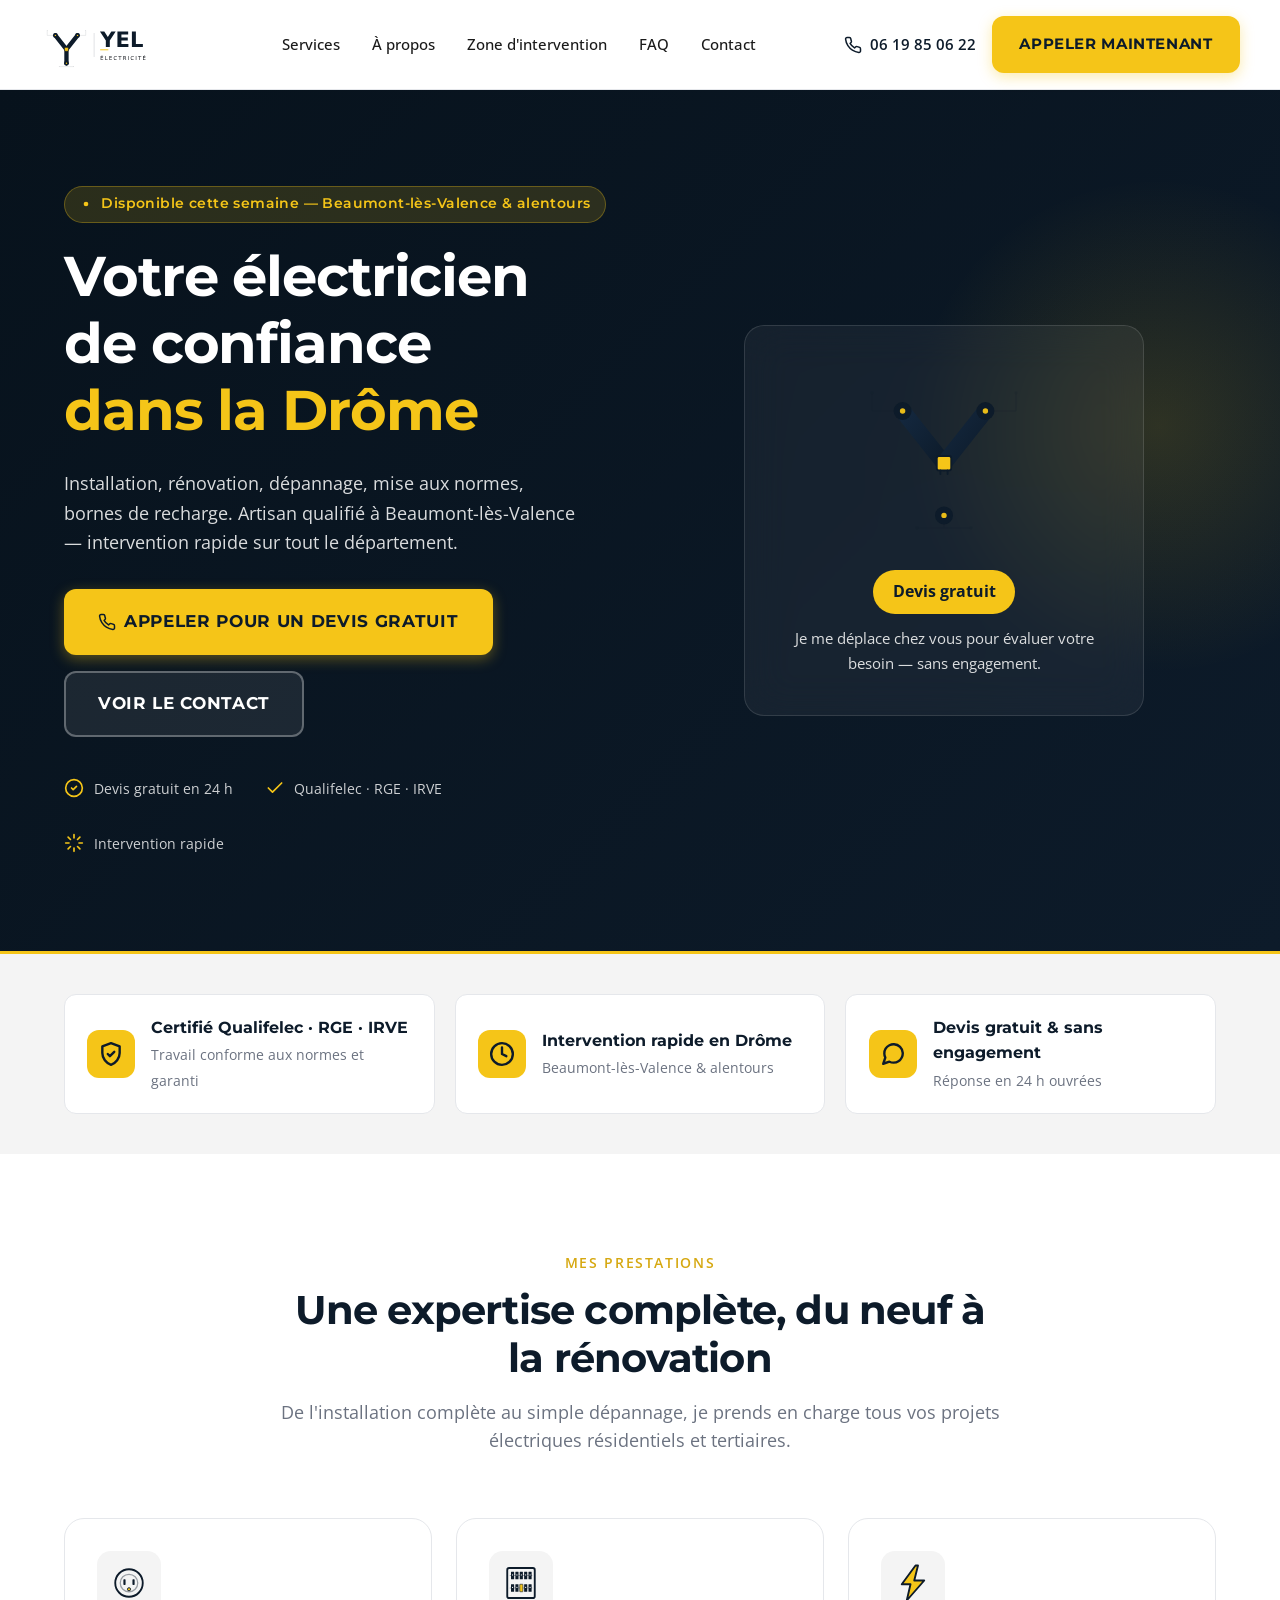
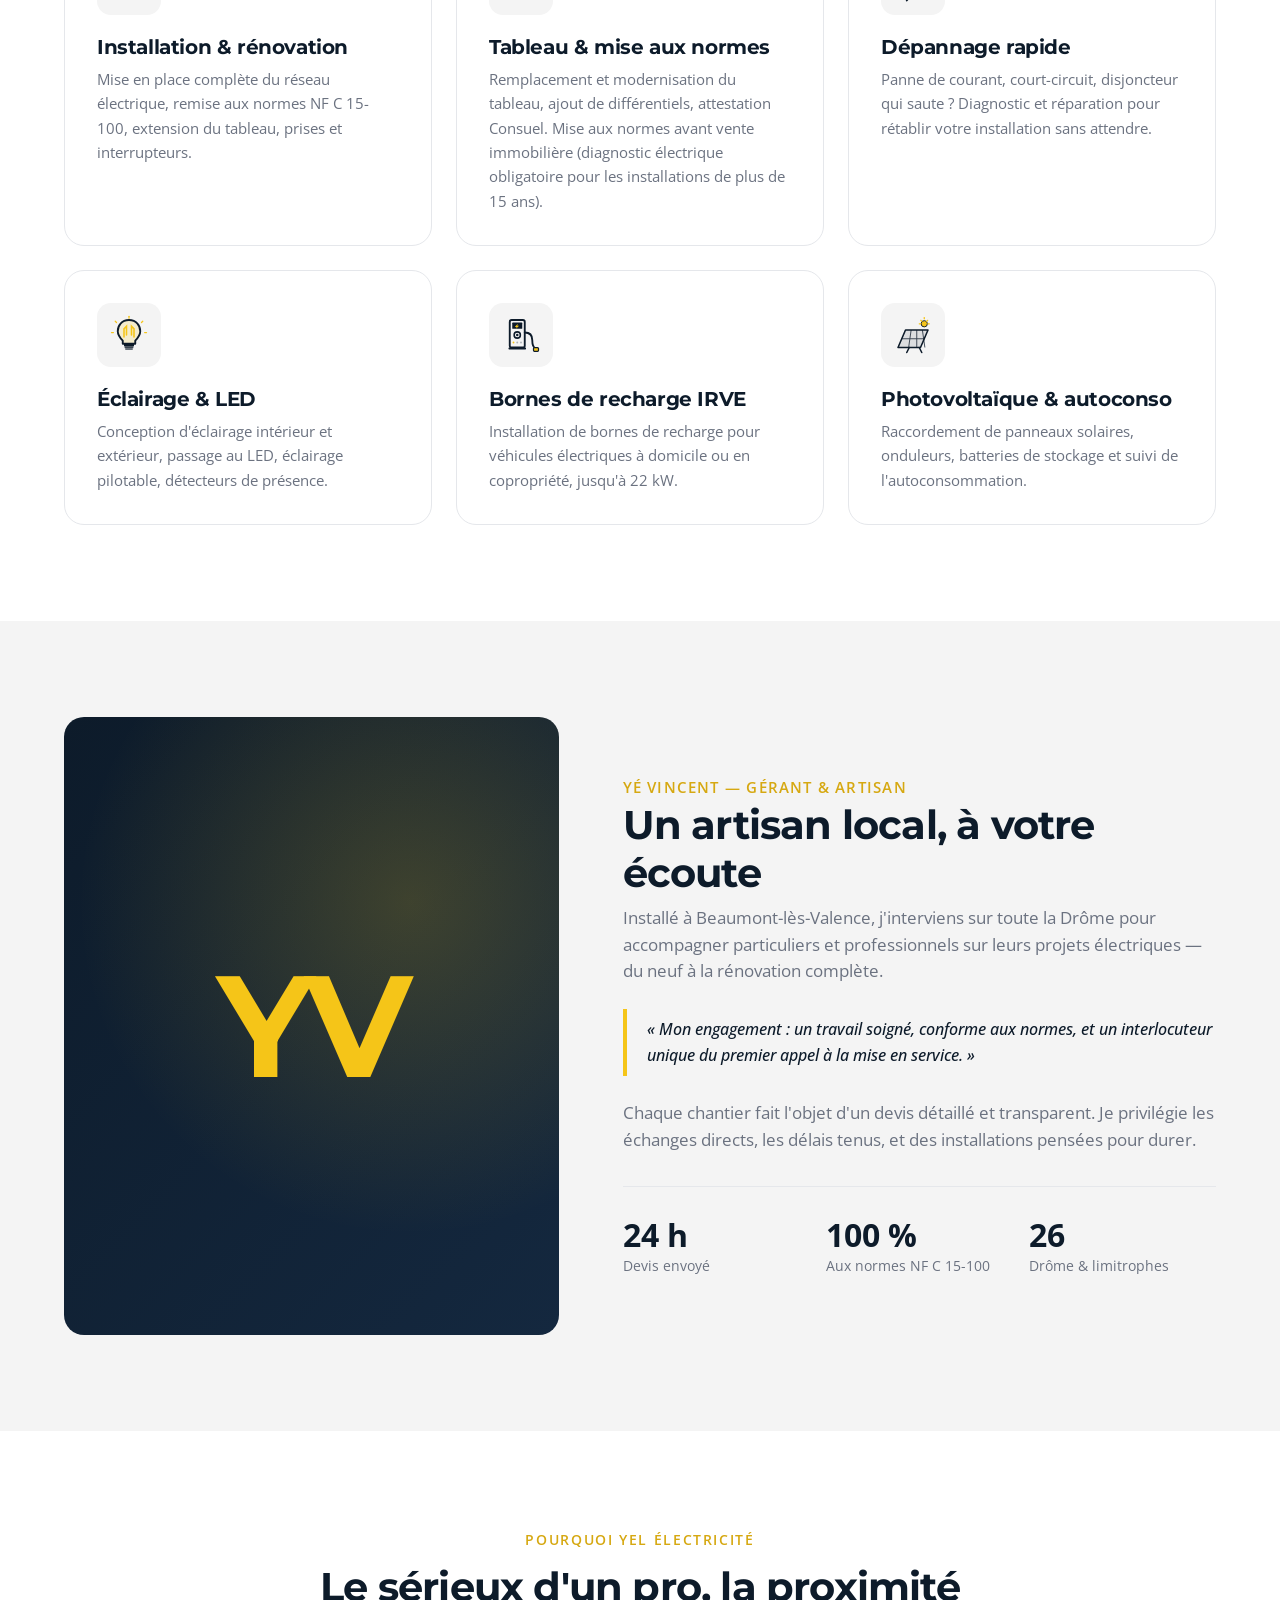
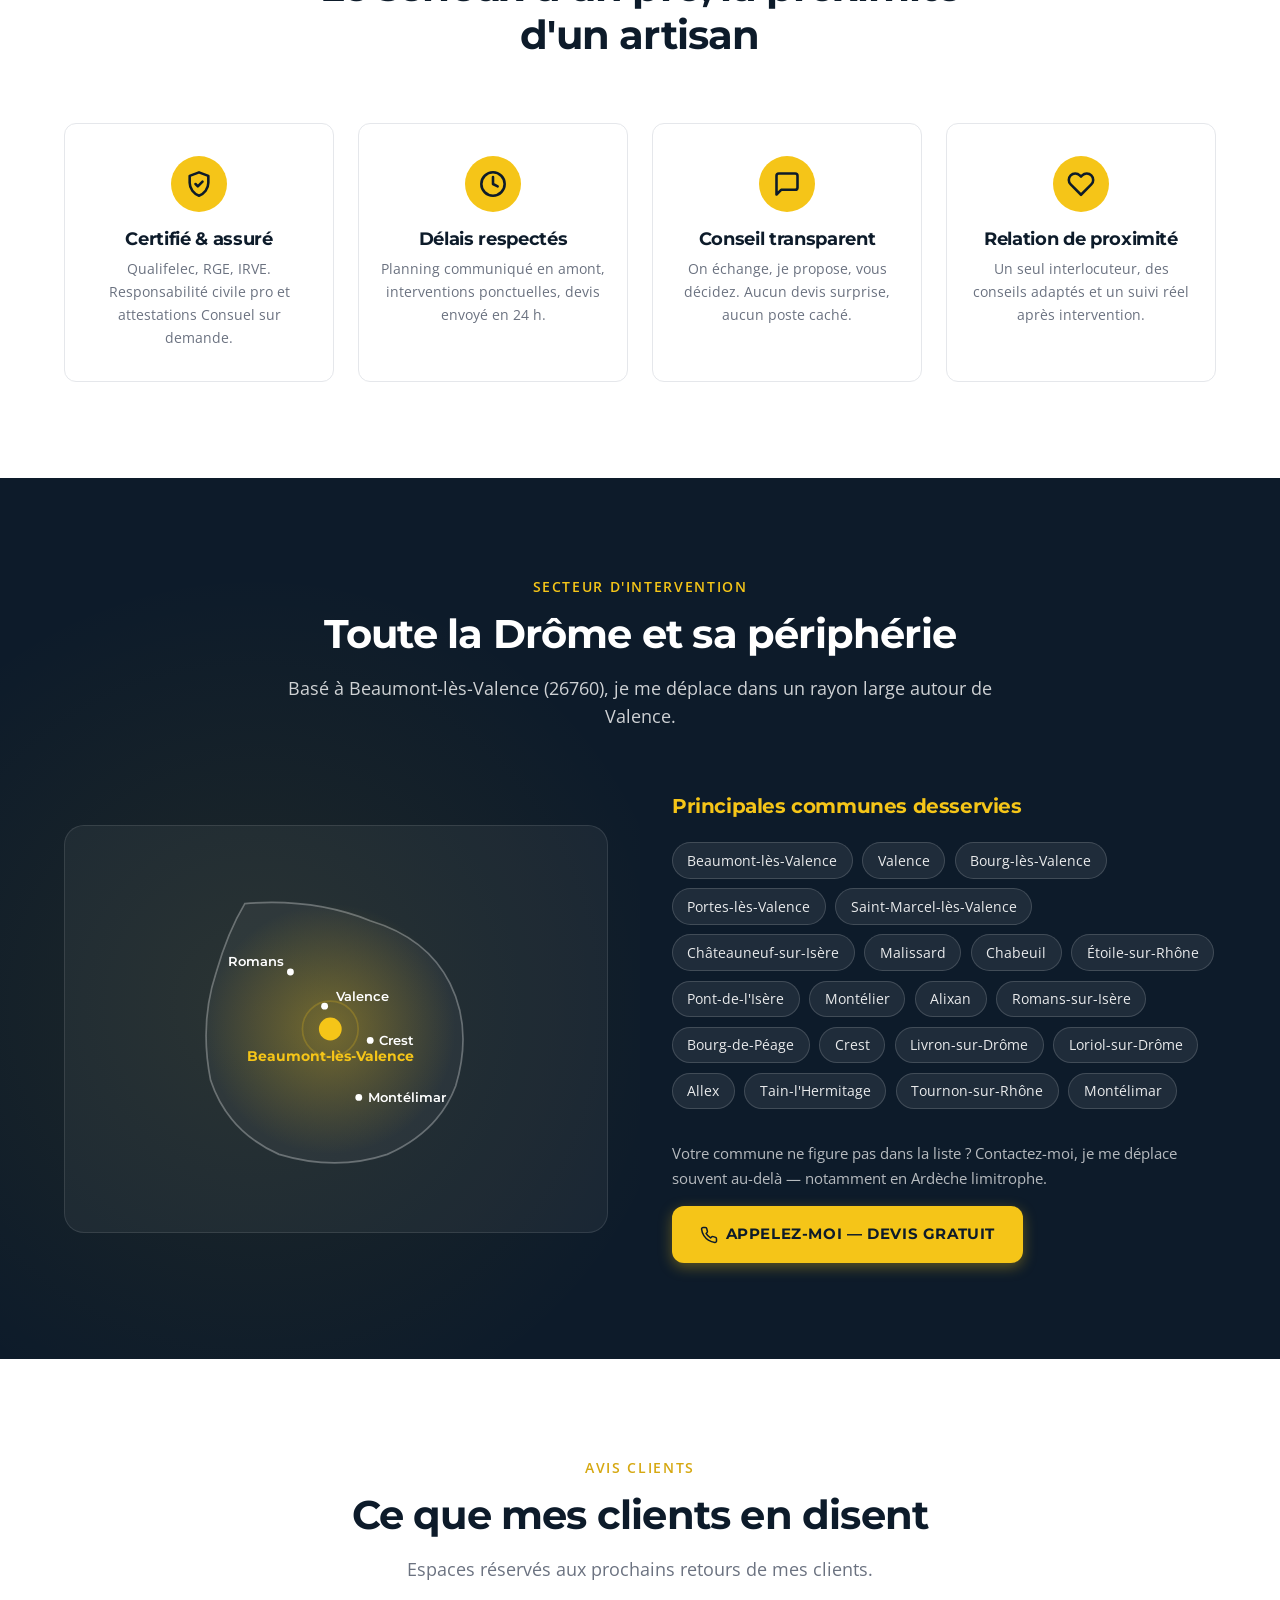
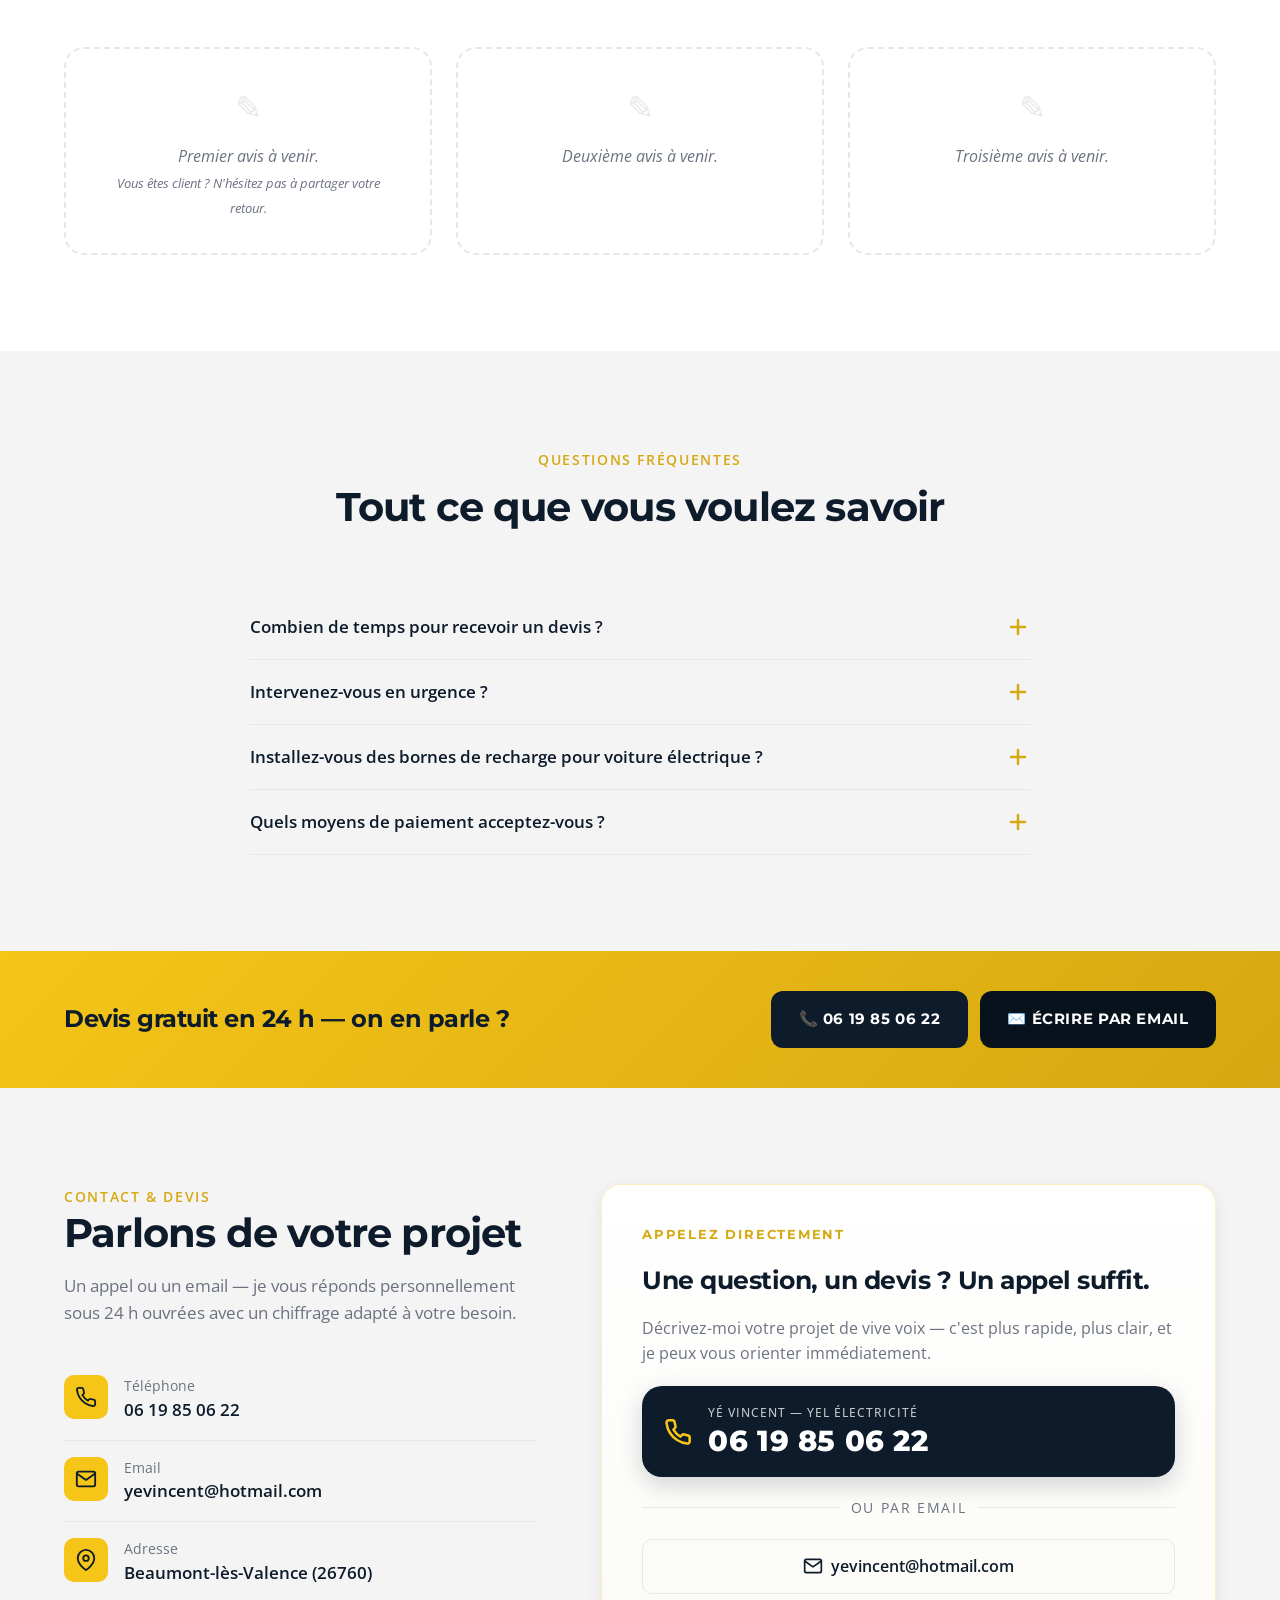
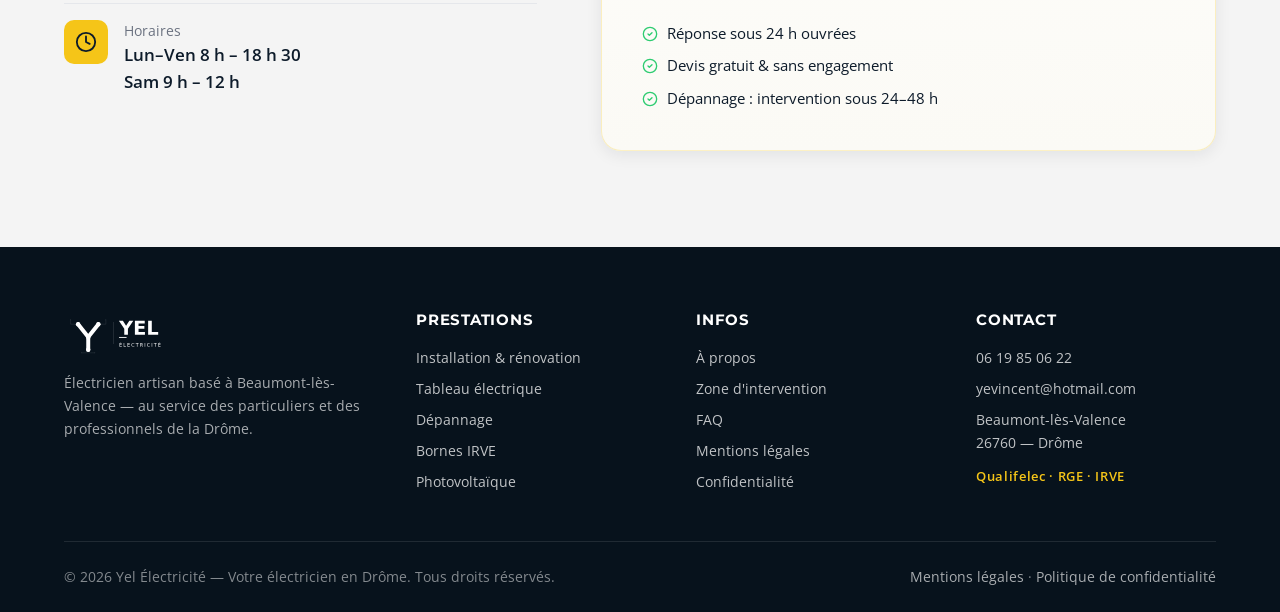
<file: index.html>
<!doctype html>
<html lang="fr">
<head>
  <meta charset="utf-8" />
  <meta name="viewport" content="width=device-width, initial-scale=1" />
  <meta name="theme-color" content="#0D1B2A" />

  <title>Électricien Beaumont-lès-Valence (26) — Yel Électricité Drôme</title>
  <meta name="description" content="Yel Électricité — électricien certifié Qualifelec, RGE, IRVE à Beaumont-lès-Valence (26). Installation, dépannage, mise aux normes, bornes de recharge. Devis gratuit en 24 h sur toute la Drôme." />
  <meta name="keywords" content="électricien Beaumont-lès-Valence, électricien Drôme 26, installation électrique Valence, dépannage électricité, tableau électrique, borne de recharge IRVE, rénovation électrique" />
  <link rel="canonical" href="https://yel-electricite.netlify.app/" />

  <!-- Open Graph / social -->
  <meta property="og:type" content="website" />
  <meta property="og:locale" content="fr_FR" />
  <meta property="og:title" content="Yel Électricité — Électricien à Beaumont-lès-Valence (Drôme)" />
  <meta property="og:description" content="Installation, rénovation, dépannage. Certifié Qualifelec · RGE · IRVE. Devis gratuit en 24 h sur toute la Drôme." />
  <meta property="og:image" content="https://yel-electricite.netlify.app/assets/og-image.jpg" />
  <meta property="og:url" content="https://yel-electricite.netlify.app/" />
  <meta name="twitter:card" content="summary_large_image" />

  <!-- Favicons -->
  <link rel="icon" href="assets/favicon.ico" sizes="any" />
  <link rel="icon" type="image/png" sizes="32x32" href="assets/favicon-32.png" />
  <link rel="apple-touch-icon" href="assets/apple-touch-icon.png" />
  <link rel="manifest" href="site.webmanifest" />

  <!-- Fonts -->
  <link rel="preconnect" href="https://fonts.googleapis.com" />
  <link rel="preconnect" href="https://fonts.gstatic.com" crossorigin />
  <link rel="stylesheet" href="https://fonts.googleapis.com/css2?family=Montserrat:wght@600;700;800&family=Open+Sans:wght@400;500;600;700&display=swap" />

  <!-- Styles -->
  <link rel="stylesheet" href="assets/css/style.css" />

  <!-- JSON-LD : LocalBusiness + ElectricalContractor (SEO local, conforme au skill) -->
  <script type="application/ld+json">
  {
    "@context": "https://schema.org",
    "@type": ["LocalBusiness", "Electrician"],
    "@id": "https://yel-electricite.netlify.app/#business",
    "name": "Yel Électricité",
    "legalName": "Yel Électricité",
    "description": "Électricien certifié Qualifelec, RGE et IRVE à Beaumont-lès-Valence (Drôme). Installation, rénovation, dépannage, tableau électrique, bornes de recharge pour particuliers et professionnels.",
    "image": "https://yel-electricite.netlify.app/assets/logos/logo-horizontal.svg",
    "logo": "https://yel-electricite.netlify.app/assets/logos/logo-horizontal.svg",
    "url": "https://yel-electricite.netlify.app",
    "telephone": "+33619850622",
    "email": "yevincent@hotmail.com",
    "priceRange": "€€",
    "slogan": "Votre électricien de confiance en Drôme",
    "hasCredential": [
      { "@type": "EducationalOccupationalCredential", "name": "Qualifelec" },
      { "@type": "EducationalOccupationalCredential", "name": "RGE" },
      { "@type": "EducationalOccupationalCredential", "name": "IRVE (Infrastructures de Recharge de Véhicules Électriques)" }
    ],
    "knowsAbout": [
      "Installation électrique",
      "Rénovation électrique",
      "Tableau électrique",
      "Mise aux normes NF C 15-100",
      "Dépannage électrique",
      "Borne de recharge véhicule électrique",
      "Photovoltaïque",
      "Domotique",
      "Éclairage LED"
    ],
    "address": {
      "@type": "PostalAddress",
      "addressLocality": "Beaumont-lès-Valence",
      "postalCode": "26760",
      "addressRegion": "Drôme",
      "addressCountry": "FR"
    },
    "geo": {
      "@type": "GeoCoordinates",
      "latitude": 44.8686,
      "longitude": 4.9333
    },
    "areaServed": [
      { "@type": "City", "name": "Beaumont-lès-Valence" },
      { "@type": "City", "name": "Valence" },
      { "@type": "City", "name": "Montélimar" },
      { "@type": "City", "name": "Crest" },
      { "@type": "City", "name": "Romans-sur-Isère" },
      { "@type": "AdministrativeArea", "name": "Drôme" }
    ],
    "openingHoursSpecification": [
      {
        "@type": "OpeningHoursSpecification",
        "dayOfWeek": ["Monday","Tuesday","Wednesday","Thursday","Friday"],
        "opens": "08:00",
        "closes": "18:30"
      },
      {
        "@type": "OpeningHoursSpecification",
        "dayOfWeek": "Saturday",
        "opens": "09:00",
        "closes": "12:00"
      }
    ],
    "founder": { "@type": "Person", "name": "Yé Vincent" },
    "sameAs": []
  }
  </script>

  <!-- JSON-LD : Service (ElectricalContractor) -->
  <script type="application/ld+json">
  {
    "@context": "https://schema.org",
    "@type": "Service",
    "serviceType": "Électricien — ElectricalContractor",
    "provider": { "@id": "https://yel-electricite.netlify.app/#business" },
    "areaServed": { "@type": "AdministrativeArea", "name": "Drôme (26)" },
    "hasOfferCatalog": {
      "@type": "OfferCatalog",
      "name": "Prestations Yel Électricité",
      "itemListElement": [
        { "@type": "Offer", "itemOffered": { "@type": "Service", "name": "Installation et rénovation électrique" } },
        { "@type": "Offer", "itemOffered": { "@type": "Service", "name": "Tableau électrique et mise aux normes" } },
        { "@type": "Offer", "itemOffered": { "@type": "Service", "name": "Dépannage électrique" } },
        { "@type": "Offer", "itemOffered": { "@type": "Service", "name": "Bornes de recharge IRVE" } },
        { "@type": "Offer", "itemOffered": { "@type": "Service", "name": "Photovoltaïque et autoconsommation" } }
      ]
    }
  }
  </script>
</head>
<body>

<!-- ======================================================================
     HEADER
     ====================================================================== -->
<header class="header" role="banner">
  <div class="container header-inner">
    <a href="#top" class="logo" aria-label="Yel Électricité — accueil">
      <img src="assets/logos/logo-horizontal.svg" alt="Yel Électricité" />
    </a>

    <nav class="nav" id="mainNav" aria-label="Navigation principale">
      <a href="#services">Services</a>
      <a href="#a-propos">À propos</a>
      <a href="#zone">Zone d'intervention</a>
      <a href="#faq">FAQ</a>
      <a href="#contact">Contact</a>
      <a href="tel:+33619850622" class="btn btn-outline" style="display:none;">06 19 85 06 22</a>
      <a href="tel:+33619850622" class="btn btn-primary" style="display:none;">Appeler</a>
    </nav>

    <div class="header-cta">
      <a href="tel:+33619850622" class="header-phone" aria-label="Appeler Yel Électricité au 06 19 85 06 22">
        <svg viewBox="0 0 24 24" fill="none" stroke="currentColor" stroke-width="2" stroke-linecap="round" stroke-linejoin="round" width="18" height="18" aria-hidden="true">
          <path d="M22 16.92v3a2 2 0 0 1-2.18 2 19.79 19.79 0 0 1-8.63-3.07 19.5 19.5 0 0 1-6-6 19.79 19.79 0 0 1-3.07-8.67A2 2 0 0 1 4.11 2h3a2 2 0 0 1 2 1.72 12.84 12.84 0 0 0 .7 2.81 2 2 0 0 1-.45 2.11L8.09 9.91a16 16 0 0 0 6 6l1.27-1.27a2 2 0 0 1 2.11-.45 12.84 12.84 0 0 0 2.81.7A2 2 0 0 1 22 16.92z"/>
        </svg>
        06 19 85 06 22
      </a>
      <a href="tel:+33619850622" class="btn btn-primary">Appeler maintenant</a>
    </div>

    <button class="burger" type="button" aria-label="Ouvrir le menu" aria-controls="mainNav" aria-expanded="false" id="burgerBtn">
      <svg id="burgerIcon" viewBox="0 0 24 24" fill="none" stroke="currentColor" stroke-width="2" stroke-linecap="round" stroke-linejoin="round" aria-hidden="true">
        <line x1="3" y1="6" x2="21" y2="6"/>
        <line x1="3" y1="12" x2="21" y2="12"/>
        <line x1="3" y1="18" x2="21" y2="18"/>
      </svg>
    </button>
  </div>
</header>

<main id="top">

<!-- ======================================================================
     HERO
     ====================================================================== -->
<section class="hero">
  <div class="container">
    <div class="hero-grid">
      <div>
        <span class="hero-badge" data-bind="disponibilite">
          <svg viewBox="0 0 24 24" fill="currentColor" width="14" height="14" aria-hidden="true"><circle cx="12" cy="12" r="4"/></svg>
          <span data-bind="message_disponibilite">Disponible cette semaine — Beaumont-lès-Valence &amp; alentours</span>
        </span>
        <h1>Votre électricien de confiance<br><span>dans la Drôme</span></h1>
        <p class="hero-lede">
          Installation, rénovation, dépannage, mise aux normes, bornes de recharge.
          Artisan qualifié à Beaumont-lès-Valence — intervention rapide sur tout le département.
        </p>
        <div class="hero-actions">
          <a href="tel:+33619850622" class="btn btn-primary btn-lg">
            <svg viewBox="0 0 24 24" fill="none" stroke="currentColor" stroke-width="2" stroke-linecap="round" stroke-linejoin="round" width="18" height="18" aria-hidden="true">
              <path d="M22 16.92v3a2 2 0 0 1-2.18 2 19.79 19.79 0 0 1-8.63-3.07 19.5 19.5 0 0 1-6-6 19.79 19.79 0 0 1-3.07-8.67A2 2 0 0 1 4.11 2h3a2 2 0 0 1 2 1.72 12.84 12.84 0 0 0 .7 2.81 2 2 0 0 1-.45 2.11L8.09 9.91a16 16 0 0 0 6 6l1.27-1.27a2 2 0 0 1 2.11-.45 12.84 12.84 0 0 0 2.81.7A2 2 0 0 1 22 16.92z"/>
            </svg>
            Appeler pour un devis gratuit
          </a>
          <a href="#contact" class="btn btn-outline btn-lg" style="background:rgba(255,255,255,.08);color:#fff;border-color:rgba(255,255,255,.3)">
            Voir le contact
          </a>
        </div>
        <div class="hero-trust">
          <div class="hero-trust-item">
            <svg viewBox="0 0 24 24" fill="none" stroke="currentColor" stroke-width="2" stroke-linecap="round" stroke-linejoin="round" aria-hidden="true">
              <path d="M9 12l2 2 4-4"/><circle cx="12" cy="12" r="10"/>
            </svg>
            Devis gratuit en 24 h
          </div>
          <div class="hero-trust-item">
            <svg viewBox="0 0 24 24" fill="none" stroke="currentColor" stroke-width="2" stroke-linecap="round" stroke-linejoin="round" aria-hidden="true">
              <path d="M20 6L9 17l-5-5"/>
            </svg>
            Qualifelec · RGE · IRVE
          </div>
          <div class="hero-trust-item">
            <svg viewBox="0 0 24 24" fill="none" stroke="currentColor" stroke-width="2" stroke-linecap="round" stroke-linejoin="round" aria-hidden="true">
              <path d="M12 2v4M12 18v4M4.93 4.93l2.83 2.83M16.24 16.24l2.83 2.83M2 12h4M18 12h4M4.93 19.07l2.83-2.83M16.24 7.76l2.83-2.83"/>
            </svg>
            Intervention rapide
          </div>
        </div>
      </div>

      <div class="hero-visual">
        <div class="hero-visual-card">
          <img src="assets/logos/logo-icone.svg" alt="" aria-hidden="true" />
          <span class="price-tag">Devis gratuit</span>
          <p>Je me déplace chez vous pour évaluer votre besoin — sans engagement.</p>
        </div>
      </div>
    </div>
  </div>
</section>

<!-- ======================================================================
     RÉASSURANCE (3 badges : Certifié / Rapide / Gratuit)
     ====================================================================== -->
<section class="reassurance" aria-label="Nos engagements">
  <div class="container">
    <div class="reassurance-grid">
      <div class="reassurance-item reveal">
        <div class="reassurance-badge" aria-hidden="true">
          <svg viewBox="0 0 24 24" fill="none" stroke="currentColor" stroke-width="2.2" stroke-linecap="round" stroke-linejoin="round">
            <path d="M12 2L4 5v6c0 5 3.5 9.5 8 11 4.5-1.5 8-6 8-11V5l-8-3z"/>
            <path d="M9 12l2 2 4-4"/>
          </svg>
        </div>
        <div class="reassurance-text">
          <strong>Certifié Qualifelec · RGE · IRVE</strong>
          <span>Travail conforme aux normes et garanti</span>
        </div>
      </div>
      <div class="reassurance-item reveal">
        <div class="reassurance-badge" aria-hidden="true">
          <svg viewBox="0 0 24 24" fill="none" stroke="currentColor" stroke-width="2.2" stroke-linecap="round" stroke-linejoin="round">
            <circle cx="12" cy="12" r="10"/>
            <polyline points="12 6 12 12 16 14"/>
          </svg>
        </div>
        <div class="reassurance-text">
          <strong>Intervention rapide en Drôme</strong>
          <span>Beaumont-lès-Valence &amp; alentours</span>
        </div>
      </div>
      <div class="reassurance-item reveal">
        <div class="reassurance-badge" aria-hidden="true">
          <svg viewBox="0 0 24 24" fill="none" stroke="currentColor" stroke-width="2.2" stroke-linecap="round" stroke-linejoin="round">
            <path d="M21 11.5a8.38 8.38 0 0 1-.9 3.8 8.5 8.5 0 0 1-7.6 4.7 8.38 8.38 0 0 1-3.8-.9L3 21l1.9-5.7a8.38 8.38 0 0 1-.9-3.8 8.5 8.5 0 0 1 4.7-7.6 8.38 8.38 0 0 1 3.8-.9h.5a8.48 8.48 0 0 1 8 8v.5z"/>
          </svg>
        </div>
        <div class="reassurance-text">
          <strong>Devis gratuit &amp; sans engagement</strong>
          <span>Réponse en 24 h ouvrées</span>
        </div>
      </div>
    </div>
  </div>
</section>

<!-- ======================================================================
     SERVICES
     ====================================================================== -->
<section id="services">
  <div class="container">
    <div class="section-intro reveal">
      <span class="eyebrow">Mes prestations</span>
      <h2>Une expertise complète, du neuf à la rénovation</h2>
      <p>De l'installation complète au simple dépannage, je prends en charge tous vos projets électriques résidentiels et tertiaires.</p>
    </div>

    <div class="services-grid">
      <article class="service-card reveal">
        <div class="service-icon"><img src="assets/icons/icone-prise.svg" alt="" aria-hidden="true" /></div>
        <h3>Installation &amp; rénovation</h3>
        <p>Mise en place complète du réseau électrique, remise aux normes NF C 15-100, extension du tableau, prises et interrupteurs.</p>
      </article>

      <article class="service-card reveal">
        <div class="service-icon"><img src="assets/icons/icone-tableau-electrique.svg" alt="" aria-hidden="true" /></div>
        <h3>Tableau &amp; mise aux normes</h3>
        <p>Remplacement et modernisation du tableau, ajout de différentiels, attestation Consuel. Mise aux normes avant vente immobilière (diagnostic électrique obligatoire pour les installations de plus de 15 ans).</p>
      </article>

      <article class="service-card reveal">
        <div class="service-icon"><img src="assets/icons/icone-eclair.svg" alt="" aria-hidden="true" /></div>
        <h3>Dépannage rapide</h3>
        <p>Panne de courant, court-circuit, disjoncteur qui saute ? Diagnostic et réparation pour rétablir votre installation sans attendre.</p>
      </article>

      <article class="service-card reveal">
        <div class="service-icon"><img src="assets/icons/icone-ampoule-led.svg" alt="" aria-hidden="true" /></div>
        <h3>Éclairage &amp; LED</h3>
        <p>Conception d'éclairage intérieur et extérieur, passage au LED, éclairage pilotable, détecteurs de présence.</p>
      </article>

      <article class="service-card reveal">
        <div class="service-icon"><img src="assets/icons/icone-borne-recharge.svg" alt="" aria-hidden="true" /></div>
        <h3>Bornes de recharge IRVE</h3>
        <p>Installation de bornes de recharge pour véhicules électriques à domicile ou en copropriété, jusqu'à 22 kW.</p>
      </article>

      <article class="service-card reveal">
        <div class="service-icon"><img src="assets/icons/icone-panneau-solaire.svg" alt="" aria-hidden="true" /></div>
        <h3>Photovoltaïque &amp; autoconso</h3>
        <p>Raccordement de panneaux solaires, onduleurs, batteries de stockage et suivi de l'autoconsommation.</p>
      </article>
    </div>
  </div>
</section>

<!-- ======================================================================
     À PROPOS
     ====================================================================== -->
<section class="about" id="a-propos">
  <div class="container">
    <div class="about-grid">
      <div class="about-visual reveal" aria-hidden="true">
        <span class="about-visual-initials">YV</span>
      </div>
      <div class="about-content reveal">
        <span class="title">Yé Vincent — Gérant &amp; artisan</span>
        <h2>Un artisan local, à votre écoute</h2>
        <p>
          Installé à Beaumont-lès-Valence, j'interviens sur toute la Drôme pour accompagner
          particuliers et professionnels sur leurs projets électriques — du neuf à la rénovation complète.
        </p>
        <blockquote class="about-quote">
          « Mon engagement : un travail soigné, conforme aux normes, et un interlocuteur unique
          du premier appel à la mise en service. »
        </blockquote>
        <p>
          Chaque chantier fait l'objet d'un devis détaillé et transparent. Je privilégie
          les échanges directs, les délais tenus, et des installations pensées pour durer.
        </p>
        <div class="about-stats">
          <div class="about-stat">
            <div class="number">24 h</div>
            <div class="label">Devis envoyé</div>
          </div>
          <div class="about-stat">
            <div class="number">100 %</div>
            <div class="label">Aux normes NF C 15-100</div>
          </div>
          <div class="about-stat">
            <div class="number">26</div>
            <div class="label">Drôme &amp; limitrophes</div>
          </div>
        </div>
      </div>
    </div>
  </div>
</section>

<!-- ======================================================================
     POURQUOI NOUS
     ====================================================================== -->
<section id="pourquoi">
  <div class="container">
    <div class="section-intro reveal">
      <span class="eyebrow">Pourquoi Yel Électricité</span>
      <h2>Le sérieux d'un pro, la proximité d'un artisan</h2>
    </div>

    <div class="trust-grid">
      <div class="trust-card reveal">
        <div class="trust-icon">
          <svg viewBox="0 0 24 24" fill="none" stroke="currentColor" stroke-width="2.2" stroke-linecap="round" stroke-linejoin="round" aria-hidden="true">
            <path d="M12 2L4 5v6c0 5 3.5 9.5 8 11 4.5-1.5 8-6 8-11V5l-8-3z"/>
            <path d="M9 12l2 2 4-4"/>
          </svg>
        </div>
        <h3>Certifié &amp; assuré</h3>
        <p>Qualifelec, RGE, IRVE. Responsabilité civile pro et attestations Consuel sur demande.</p>
      </div>

      <div class="trust-card reveal">
        <div class="trust-icon">
          <svg viewBox="0 0 24 24" fill="none" stroke="currentColor" stroke-width="2.2" stroke-linecap="round" stroke-linejoin="round" aria-hidden="true">
            <circle cx="12" cy="12" r="10"/>
            <polyline points="12 6 12 12 16 14"/>
          </svg>
        </div>
        <h3>Délais respectés</h3>
        <p>Planning communiqué en amont, interventions ponctuelles, devis envoyé en 24 h.</p>
      </div>

      <div class="trust-card reveal">
        <div class="trust-icon">
          <svg viewBox="0 0 24 24" fill="none" stroke="currentColor" stroke-width="2.2" stroke-linecap="round" stroke-linejoin="round" aria-hidden="true">
            <path d="M21 15a2 2 0 0 1-2 2H7l-4 4V5a2 2 0 0 1 2-2h14a2 2 0 0 1 2 2z"/>
          </svg>
        </div>
        <h3>Conseil transparent</h3>
        <p>On échange, je propose, vous décidez. Aucun devis surprise, aucun poste caché.</p>
      </div>

      <div class="trust-card reveal">
        <div class="trust-icon">
          <svg viewBox="0 0 24 24" fill="none" stroke="currentColor" stroke-width="2.2" stroke-linecap="round" stroke-linejoin="round" aria-hidden="true">
            <path d="M20.84 4.61a5.5 5.5 0 0 0-7.78 0L12 5.67l-1.06-1.06a5.5 5.5 0 0 0-7.78 7.78l1.06 1.06L12 21.23l7.78-7.78 1.06-1.06a5.5 5.5 0 0 0 0-7.78z"/>
          </svg>
        </div>
        <h3>Relation de proximité</h3>
        <p>Un seul interlocuteur, des conseils adaptés et un suivi réel après intervention.</p>
      </div>
    </div>
  </div>
</section>

<!-- ======================================================================
     ZONE D'INTERVENTION
     ====================================================================== -->
<section class="zone" id="zone">
  <div class="container">
    <div class="section-intro reveal">
      <span class="eyebrow" style="color:var(--jaune)">Secteur d'intervention</span>
      <h2>Toute la Drôme et sa périphérie</h2>
      <p>Basé à Beaumont-lès-Valence (26760), je me déplace dans un rayon large autour de Valence.</p>
    </div>

    <div class="zone-grid">
      <div class="zone-map reveal" aria-hidden="true">
        <!-- Carte stylisée de la Drôme -->
        <svg viewBox="0 0 400 300" xmlns="http://www.w3.org/2000/svg">
          <defs>
            <radialGradient id="zoneGlow" cx="50%" cy="50%">
              <stop offset="0%" stop-color="#F5C518" stop-opacity="0.35"/>
              <stop offset="100%" stop-color="#F5C518" stop-opacity="0"/>
            </radialGradient>
          </defs>
          <!-- Contour département Drôme stylisé -->
          <path d="M120 40 Q180 35, 230 55 Q280 70, 300 110 Q320 150, 305 200 Q290 240, 245 260 Q200 275, 150 260 Q105 240, 90 195 Q80 145, 95 100 Q105 65, 120 40 Z"
                fill="rgba(255,255,255,0.04)"
                stroke="rgba(255,255,255,0.3)"
                stroke-width="1.5"/>
          <!-- Zone d'intervention rayonnante -->
          <circle cx="195" cy="150" r="110" fill="url(#zoneGlow)"/>
          <!-- Point central Beaumont-lès-Valence -->
          <circle cx="195" cy="150" r="10" fill="#F5C518"/>
          <circle cx="195" cy="150" r="18" fill="none" stroke="#F5C518" stroke-width="1.5" opacity="0.6">
            <animate attributeName="r" values="10;30;10" dur="3s" repeatCount="indefinite"/>
            <animate attributeName="opacity" values="0.8;0;0.8" dur="3s" repeatCount="indefinite"/>
          </circle>
          <!-- Villes principales -->
          <circle cx="190" cy="130" r="3" fill="#fff"/>
          <text x="200" y="125" fill="#fff" font-size="11" font-family="Montserrat, sans-serif" font-weight="600">Valence</text>

          <circle cx="220" cy="210" r="3" fill="#fff"/>
          <text x="228" y="214" fill="#fff" font-size="11" font-family="Montserrat, sans-serif" font-weight="600">Montélimar</text>

          <circle cx="230" cy="160" r="3" fill="#fff"/>
          <text x="238" y="164" fill="#fff" font-size="11" font-family="Montserrat, sans-serif" font-weight="600">Crest</text>

          <circle cx="160" cy="100" r="3" fill="#fff"/>
          <text x="105" y="95" fill="#fff" font-size="11" font-family="Montserrat, sans-serif" font-weight="600">Romans</text>

          <!-- Label Beaumont -->
          <text x="195" y="178" fill="#F5C518" font-size="12" font-family="Montserrat, sans-serif" font-weight="700" text-anchor="middle">Beaumont-lès-Valence</text>
        </svg>
      </div>

      <div class="zone-content reveal">
        <h3>Principales communes desservies</h3>
        <div class="zone-communes" data-communes>
          <span class="zone-commune">Beaumont-lès-Valence</span>
          <span class="zone-commune">Valence</span>
          <span class="zone-commune">Bourg-lès-Valence</span>
          <span class="zone-commune">Portes-lès-Valence</span>
          <span class="zone-commune">Saint-Marcel-lès-Valence</span>
          <span class="zone-commune">Châteauneuf-sur-Isère</span>
          <span class="zone-commune">Malissard</span>
          <span class="zone-commune">Chabeuil</span>
          <span class="zone-commune">Étoile-sur-Rhône</span>
          <span class="zone-commune">Pont-de-l'Isère</span>
          <span class="zone-commune">Montélier</span>
          <span class="zone-commune">Alixan</span>
          <span class="zone-commune">Romans-sur-Isère</span>
          <span class="zone-commune">Bourg-de-Péage</span>
          <span class="zone-commune">Crest</span>
          <span class="zone-commune">Livron-sur-Drôme</span>
          <span class="zone-commune">Loriol-sur-Drôme</span>
          <span class="zone-commune">Allex</span>
          <span class="zone-commune">Tain-l'Hermitage</span>
          <span class="zone-commune">Tournon-sur-Rhône</span>
          <span class="zone-commune">Montélimar</span>
        </div>
        <p class="zone-note">Votre commune ne figure pas dans la liste&nbsp;? Contactez-moi, je me déplace souvent au-delà — notamment en Ardèche limitrophe.</p>
        <a href="tel:+33619850622" class="btn btn-primary">
          <svg viewBox="0 0 24 24" fill="none" stroke="currentColor" stroke-width="2" stroke-linecap="round" stroke-linejoin="round" width="18" height="18" aria-hidden="true">
            <path d="M22 16.92v3a2 2 0 0 1-2.18 2 19.79 19.79 0 0 1-8.63-3.07 19.5 19.5 0 0 1-6-6 19.79 19.79 0 0 1-3.07-8.67A2 2 0 0 1 4.11 2h3a2 2 0 0 1 2 1.72 12.84 12.84 0 0 0 .7 2.81 2 2 0 0 1-.45 2.11L8.09 9.91a16 16 0 0 0 6 6l1.27-1.27a2 2 0 0 1 2.11-.45 12.84 12.84 0 0 0 2.81.7A2 2 0 0 1 22 16.92z"/>
          </svg>
          Appelez-moi — devis gratuit
        </a>
      </div>
    </div>
  </div>
</section>

<!-- ======================================================================
     AVIS
     ====================================================================== -->
<section id="avis">
  <div class="container">
    <div class="section-intro reveal">
      <span class="eyebrow">Avis clients</span>
      <h2>Ce que mes clients en disent</h2>
      <p>Espaces réservés aux prochains retours de mes clients.</p>
    </div>

    <div class="testimonials-grid" data-avis>
      <!-- Avis générés dynamiquement depuis /content/avis.json ; placeholders affichés si vide -->
      <div class="testimonial testimonial-placeholder reveal">
        Premier avis à venir.<br>
        <small>Vous êtes client&nbsp;? N'hésitez pas à partager votre retour.</small>
      </div>
      <div class="testimonial testimonial-placeholder reveal">
        Deuxième avis à venir.
      </div>
      <div class="testimonial testimonial-placeholder reveal">
        Troisième avis à venir.
      </div>
    </div>
  </div>
</section>

<!-- ======================================================================
     ACTUALITÉS (masqué tant que vide — affiché auto dès qu'une actu est publiée via /admin)
     ====================================================================== -->
<section id="actualites" hidden>
  <div class="container">
    <div class="section-intro reveal">
      <span class="eyebrow">Actualités</span>
      <h2>Nos dernières nouvelles</h2>
      <p>Chantiers récents, conseils, évolutions du métier.</p>
    </div>
    <div class="actus-grid" data-actus></div>
  </div>
</section>

<!-- ======================================================================
     FAQ
     ====================================================================== -->
<section id="faq" style="background:var(--gris-clair)">
  <div class="container">
    <div class="section-intro reveal">
      <span class="eyebrow">Questions fréquentes</span>
      <h2>Tout ce que vous voulez savoir</h2>
    </div>

    <div class="faq-list">
      <div class="faq-item">
        <button class="faq-question" aria-expanded="false">
          Combien de temps pour recevoir un devis ?
          <svg class="faq-icon" viewBox="0 0 24 24" fill="none" stroke="currentColor" stroke-width="2.5" stroke-linecap="round" stroke-linejoin="round" aria-hidden="true"><line x1="12" y1="5" x2="12" y2="19"/><line x1="5" y1="12" x2="19" y2="12"/></svg>
        </button>
        <div class="faq-answer"><div class="faq-answer-inner">
          Après un échange téléphonique ou une visite sur place, je vous envoie un devis détaillé en 24 h ouvrées. Le devis est gratuit et sans engagement.
        </div></div>
      </div>

      <div class="faq-item">
        <button class="faq-question" aria-expanded="false">
          Intervenez-vous en urgence ?
          <svg class="faq-icon" viewBox="0 0 24 24" fill="none" stroke="currentColor" stroke-width="2.5" stroke-linecap="round" stroke-linejoin="round" aria-hidden="true"><line x1="12" y1="5" x2="12" y2="19"/><line x1="5" y1="12" x2="19" y2="12"/></svg>
        </button>
        <div class="faq-answer"><div class="faq-answer-inner">
          Oui, en cas de panne électrique bloquante je m'efforce d'intervenir dans la journée sur Beaumont-lès-Valence et la proche périphérie. Appelez directement le <a href="tel:+33619850622">06 19 85 06 22</a>.
        </div></div>
      </div>

      <div class="faq-item">
        <button class="faq-question" aria-expanded="false">
          Installez-vous des bornes de recharge pour voiture électrique ?
          <svg class="faq-icon" viewBox="0 0 24 24" fill="none" stroke="currentColor" stroke-width="2.5" stroke-linecap="round" stroke-linejoin="round" aria-hidden="true"><line x1="12" y1="5" x2="12" y2="19"/><line x1="5" y1="12" x2="19" y2="12"/></svg>
        </button>
        <div class="faq-answer"><div class="faq-answer-inner">
          Oui, j'installe des bornes IRVE (Wallbox, Hager, Schneider, etc.) pour particuliers et copropriétés, de 3,7 kW à 22 kW, avec mise en service et accompagnement pour les aides disponibles (crédit d'impôt, programme Advenir).
        </div></div>
      </div>

      <div class="faq-item">
        <button class="faq-question" aria-expanded="false">
          Quels moyens de paiement acceptez-vous ?
          <svg class="faq-icon" viewBox="0 0 24 24" fill="none" stroke="currentColor" stroke-width="2.5" stroke-linecap="round" stroke-linejoin="round" aria-hidden="true"><line x1="12" y1="5" x2="12" y2="19"/><line x1="5" y1="12" x2="19" y2="12"/></svg>
        </button>
        <div class="faq-answer"><div class="faq-answer-inner">
          Oui, j19" y2="12"/></svg>
        </button>
        <div class="faq-answer"><div class="faq-answer-inner">
          Virement bancaire, chèque ou espèces. Pour les gros chantiers, un acompte est demandé à la signature du devis, le solde à la réception des travaux.
        </div></div>
      </div>

      <div class="faq-item">
        <button class="faq-question" aria-expanded="false">
          Mes travaux sont-ils éligibles à MaPrimeRénov' ou à des aides ?
          <svg class="faq-icon" viewBox="0 0 24 24" fill="none" stroke="currentColor" stroke-width="2.5" stroke-linecap="round" stroke-linejoin="round" aria-hidden="true"><line x1="12" y1="5" x2="12" y2="19"/><line x1="5" y1="12" x2="19" y2="12"/></svg>
        </button>
        <div class="faq-answer"><div class="faq-answer-inner">
          Certains travaux (bornes IRVE, rénovation globale, photovoltaïque) peuvent bénéficier d'aides. Je vous oriente vers les dispositifs adaptés à votre projet — on en discute ensemble lors de l'établissement du devis.
        </div></div>
      </div>

      <div class="faq-item">
        <button class="faq-question" aria-expanded="false">
          Travaillez-vous avec les professionnels ?
          <svg class="faq-icon" viewBox="0 0 24 24" fill="none" stroke="currentColor" stroke-width="2.5" stroke-linecap="round" stroke-linejoin="round" aria-hidden="true"><line x1="12" y1="5" x2="12" y2="19"/><line x1="5" y1="12" x2="19" y2="12"/></svg>
        </button>
        <div class="faq-answer"><div class="faq-answer-inner">
          Oui, j'interviens aussi pour des commerces, bureaux et artisans. Contrats de maintenance possibles. Contactez-moi pour étudier votre cahier des charges.
        </div></div>
      </div>
    </div>
  </div>
</section>

<!-- ======================================================================
     CTA BANNER
     ====================================================================== -->
<section class="cta-banner" style="padding:2.5rem 0">
  <div class="container cta-banner-inner">
    <h3>Devis gratuit en 24 h — on en parle&nbsp;?</h3>
    <div class="actions">
      <a href="tel:+33619850622" class="btn btn-secondary">📞 06 19 85 06 22</a>
      <a href="mailto:yevincent@hotmail.com" class="btn btn-secondary" style="background:var(--bleu-sombre)">✉️ Écrire par email</a>
    </div>
  </div>
</section>

<!-- ======================================================================
     CONTACT (téléphone + email — pas de formulaire en ligne)
     ====================================================================== -->
<section class="contact" id="contact">
  <div class="container">
    <div class="contact-grid">
      <div class="contact-info reveal" id="devis">
        <span class="eyebrow" style="color:var(--jaune-fonce);font-weight:600;font-size:0.85rem;letter-spacing:0.12em;text-transform:uppercase">Contact &amp; devis</span>
        <h2>Parlons de votre projet</h2>
        <p>Un appel ou un email — je vous réponds personnellement sous 24 h ouvrées avec un chiffrage adapté à votre besoin.</p>

        <ul class="contact-list">
          <li>
            <div class="icon">
              <svg viewBox="0 0 24 24" fill="none" stroke="currentColor" stroke-width="2" stroke-linecap="round" stroke-linejoin="round" aria-hidden="true"><path d="M22 16.92v3a2 2 0 0 1-2.18 2 19.79 19.79 0 0 1-8.63-3.07 19.5 19.5 0 0 1-6-6 19.79 19.79 0 0 1-3.07-8.67A2 2 0 0 1 4.11 2h3a2 2 0 0 1 2 1.72 12.84 12.84 0 0 0 .7 2.81 2 2 0 0 1-.45 2.11L8.09 9.91a16 16 0 0 0 6 6l1.27-1.27a2 2 0 0 1 2.11-.45 12.84 12.84 0 0 0 2.81.7A2 2 0 0 1 22 16.92z"/></svg>
            </div>
            <div>
              <div class="meta">Téléphone</div>
              <a href="tel:+33619850622" class="value" data-bind="telephone_href">06 19 85 06 22</a>
            </div>
          </li>
          <li>
            <div class="icon">
              <svg viewBox="0 0 24 24" fill="none" stroke="currentColor" stroke-width="2" stroke-linecap="round" stroke-linejoin="round" aria-hidden="true"><path d="M4 4h16c1.1 0 2 .9 2 2v12c0 1.1-.9 2-2 2H4c-1.1 0-2-.9-2-2V6c0-1.1.9-2 2-2z"/><polyline points="22,6 12,13 2,6"/></svg>
            </div>
            <div>
              <div class="meta">Email</div>
              <a href="mailto:yevincent@hotmail.com" class="value">yevincent@hotmail.com</a>
            </div>
          </li>
          <li>
            <div class="icon">
              <svg viewBox="0 0 24 24" fill="none" stroke="currentColor" stroke-width="2" stroke-linecap="round" stroke-linejoin="round" aria-hidden="true"><path d="M21 10c0 7-9 13-9 13s-9-6-9-13a9 9 0 0 1 18 0z"/><circle cx="12" cy="10" r="3"/></svg>
            </div>
            <div>
              <div class="meta">Adresse</div>
              <div class="value">Beaumont-lès-Valence (26760)</div>
            </div>
          </li>
          <li>
            <div class="icon">
              <svg viewBox="0 0 24 24" fill="none" stroke="currentColor" stroke-width="2" stroke-linecap="round" stroke-linejoin="round" aria-hidden="true"><circle cx="12" cy="12" r="10"/><polyline points="12 6 12 12 16 14"/></svg>
            </div>
            <div>
              <div class="meta">Horaires</div>
              <div class="value" data-bind="horaires">Lun–Ven 8 h – 18 h 30<br>Sam 9 h – 12 h</div>
            </div>
          </li>
        </ul>
      </div>

      <div class="call-card reveal">
        <div class="call-card-eyebrow">Appelez directement</div>
        <h3>Une question, un devis&nbsp;? Un appel suffit.</h3>
        <p class="lede">Décrivez-moi votre projet de vive voix — c'est plus rapide, plus clair, et je peux vous orienter immédiatement.</p>

        <a href="tel:+33619850622" class="call-cta">
          <svg viewBox="0 0 24 24" fill="none" stroke="currentColor" stroke-width="2.2" stroke-linecap="round" stroke-linejoin="round" width="28" height="28" aria-hidden="true">
            <path d="M22 16.92v3a2 2 0 0 1-2.18 2 19.79 19.79 0 0 1-8.63-3.07 19.5 19.5 0 0 1-6-6 19.79 19.79 0 0 1-3.07-8.67A2 2 0 0 1 4.11 2h3a2 2 0 0 1 2 1.72 12.84 12.84 0 0 0 .7 2.81 2 2 0 0 1-.45 2.11L8.09 9.91a16 16 0 0 0 6 6l1.27-1.27a2 2 0 0 1 2.11-.45 12.84 12.84 0 0 0 2.81.7A2 2 0 0 1 22 16.92z"/>
          </svg>
          <span>
            <small>Yé Vincent — Yel Électricité</small>
            <strong>06 19 85 06 22</strong>
          </span>
        </a>

        <div class="call-divider"><span>ou par email</span></div>

        <a href="mailto:yevincent@hotmail.com?subject=Demande%20de%20devis%20%E2%80%94%20Yel%20%C3%89lectricit%C3%A9" class="call-email">
          <svg viewBox="0 0 24 24" fill="none" stroke="currentColor" stroke-width="2" stroke-linecap="round" stroke-linejoin="round" width="20" height="20" aria-hidden="true">
            <path d="M4 4h16c1.1 0 2 .9 2 2v12c0 1.1-.9 2-2 2H4c-1.1 0-2-.9-2-2V6c0-1.1.9-2 2-2z"/><polyline points="22,6 12,13 2,6"/>
          </svg>
          yevincent@hotmail.com
        </a>

        <ul class="call-reassure">
          <li>
            <svg viewBox="0 0 24 24" fill="none" stroke="currentColor" stroke-width="2" stroke-linecap="round" stroke-linejoin="round" width="16" height="16" aria-hidden="true"><path d="M9 12l2 2 4-4"/><circle cx="12" cy="12" r="10"/></svg>
            Réponse sous 24 h ouvrées
          </li>
          <li>
            <svg viewBox="0 0 24 24" fill="none" stroke="currentColor" stroke-width="2" stroke-linecap="round" stroke-linejoin="round" width="16" height="16" aria-hidden="true"><path d="M9 12l2 2 4-4"/><circle cx="12" cy="12" r="10"/></svg>
            Devis gratuit &amp; sans engagement
          </li>
          <li>
            <svg viewBox="0 0 24 24" fill="none" stroke="currentColor" stroke-width="2" stroke-linecap="round" stroke-linejoin="round" width="16" height="16" aria-hidden="true"><path d="M9 12l2 2 4-4"/><circle cx="12" cy="12" r="10"/></svg>
            Dépannage&nbsp;: intervention sous 24–48 h
          </li>
        </ul>
      </div>
    </div>
  </div>
</section>

</main>

<!-- ======================================================================
     FOOTER
     ====================================================================== -->
<footer class="footer">
  <div class="container">
    <div class="footer-grid">
      <div class="footer-brand">
        <img src="assets/logos/logo-monochrome-blanc.svg" alt="Yel Électricité" />
        <p>Électricien artisan basé à Beaumont-lès-Valence — au service des particuliers et des professionnels de la Drôme.</p>
      </div>

      <div>
        <h4>Prestations</h4>
        <ul>
          <li><a href="#services">Installation &amp; rénovation</a></li>
          <li><a href="#services">Tableau électrique</a></li>
          <li><a href="#services">Dépannage</a></li>
          <li><a href="#services">Bornes IRVE</a></li>
          <li><a href="#services">Photovoltaïque</a></li>
        </ul>
      </div>

      <div>
        <h4>Infos</h4>
        <ul>
          <li><a href="#a-propos">À propos</a></li>
          <li><a href="#zone">Zone d'intervention</a></li>
          <li><a href="#faq">FAQ</a></li>
          <li><a href="mentions-legales.html">Mentions légales</a></li>
          <li><a href="politique-confidentialite.html">Confidentialité</a></li>
        </ul>
      </div>

      <div>
        <h4>Contact</h4>
        <ul>
          <li><a href="tel:+33619850622">06 19 85 06 22</a></li>
          <li><a href="mailto:yevincent@hotmail.com">yevincent@hotmail.com</a></li>
          <li>Beaumont-lès-Valence<br>26760 — Drôme</li>
          <li style="margin-top:0.75rem;color:var(--jaune);font-weight:600;font-size:0.82rem;letter-spacing:0.05em">Qualifelec · RGE · IRVE</li>
        </ul>
      </div>
    </div>

    <div class="footer-bottom">
      <div>© <span id="year">2026</span> Yel Électricité — Votre électricien en Drôme. Tous droits réservés.</div>
      <div>
        <a href="mentions-legales.html">Mentions légales</a> · <a href="politique-confidentialite.html">Politique de confidentialité</a>
      </div>
    </div>
  </div>
</footer>

<!-- Netlify Identity — uniquement actif après invitation ; intercepte les liens de
     confirmation d'email pour rediriger vers /admin/ proprement -->
<script src="https://identity.netlify.com/v1/netlify-identity-widget.js"></script>
<script>
  if (window.netlifyIdentity) {
    window.netlifyIdentity.on("init", function (user) {
      if (!user) {
        window.netlifyIdentity.on("login", function () {
          document.location.href = "/admin/";
        });
      }
    });
  }
</script>

<script src="assets/js/main.js" defer></script>
</body>
</html>
</file>
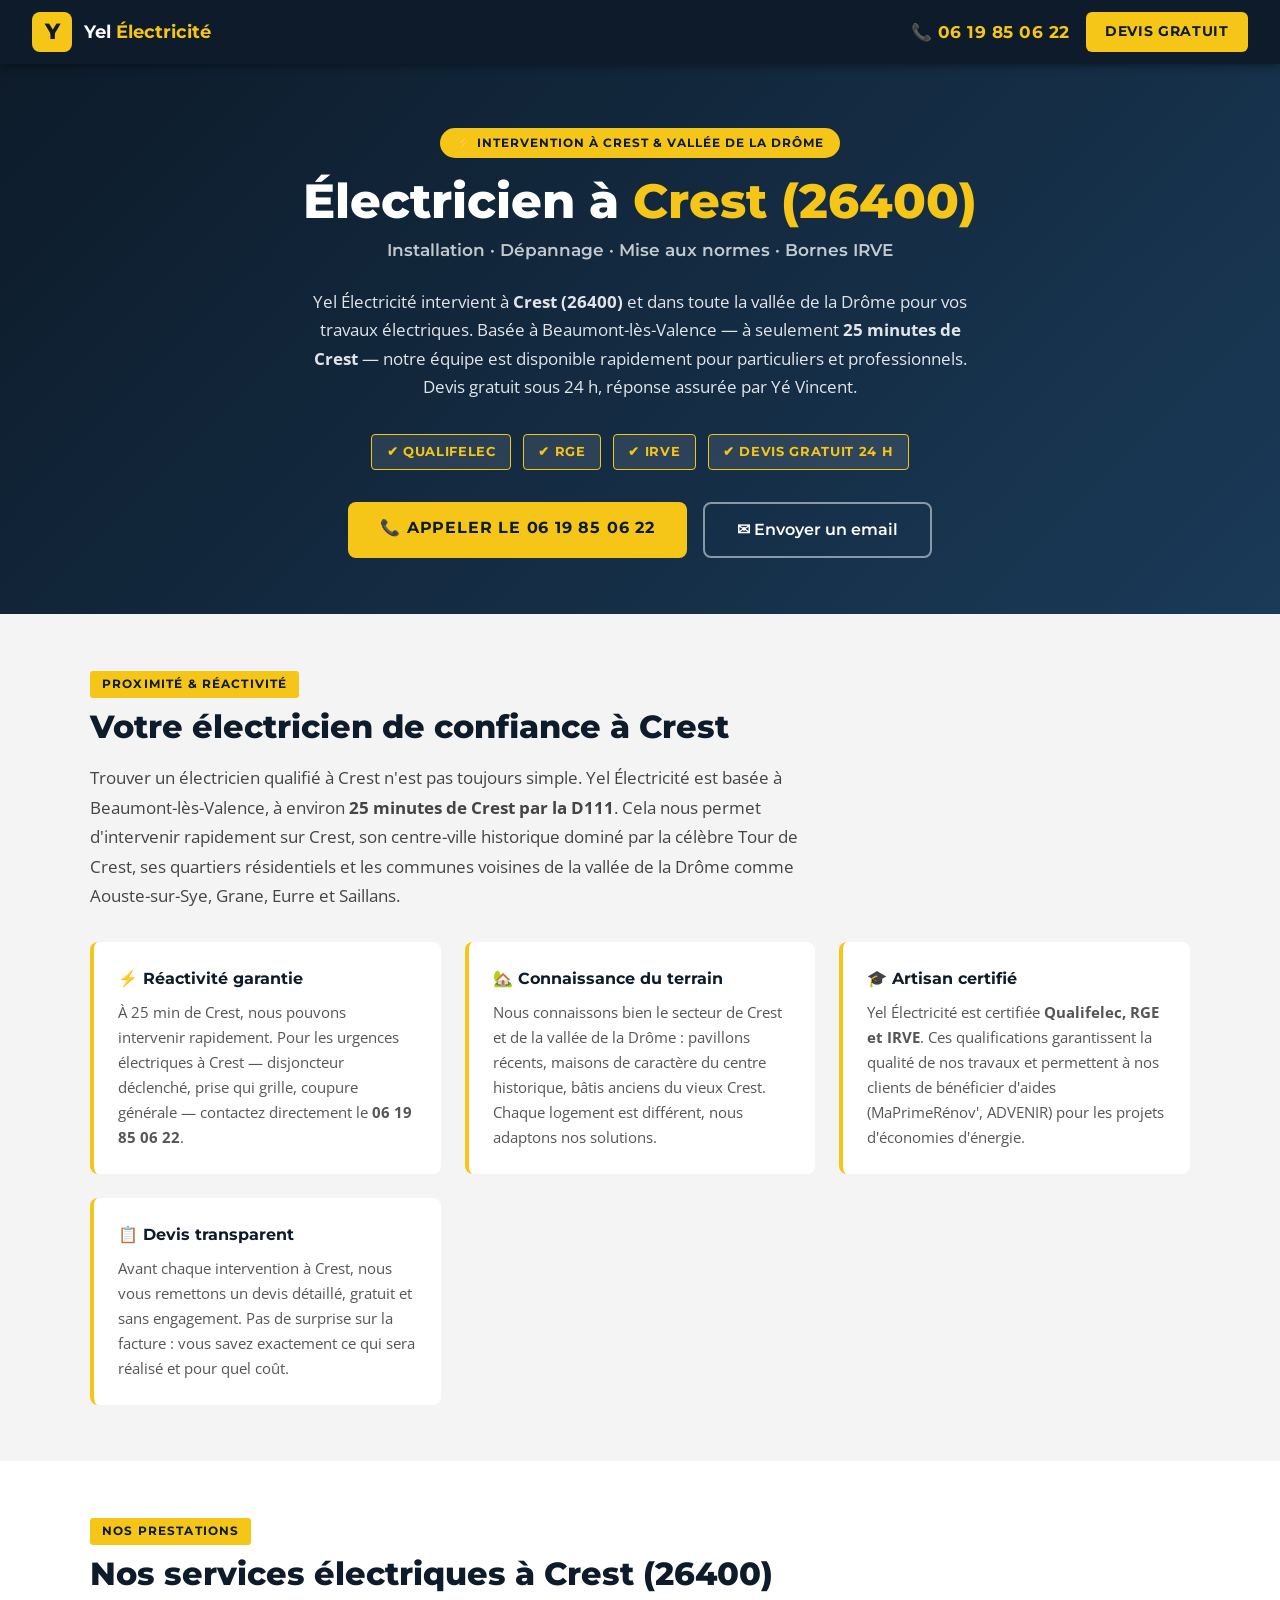
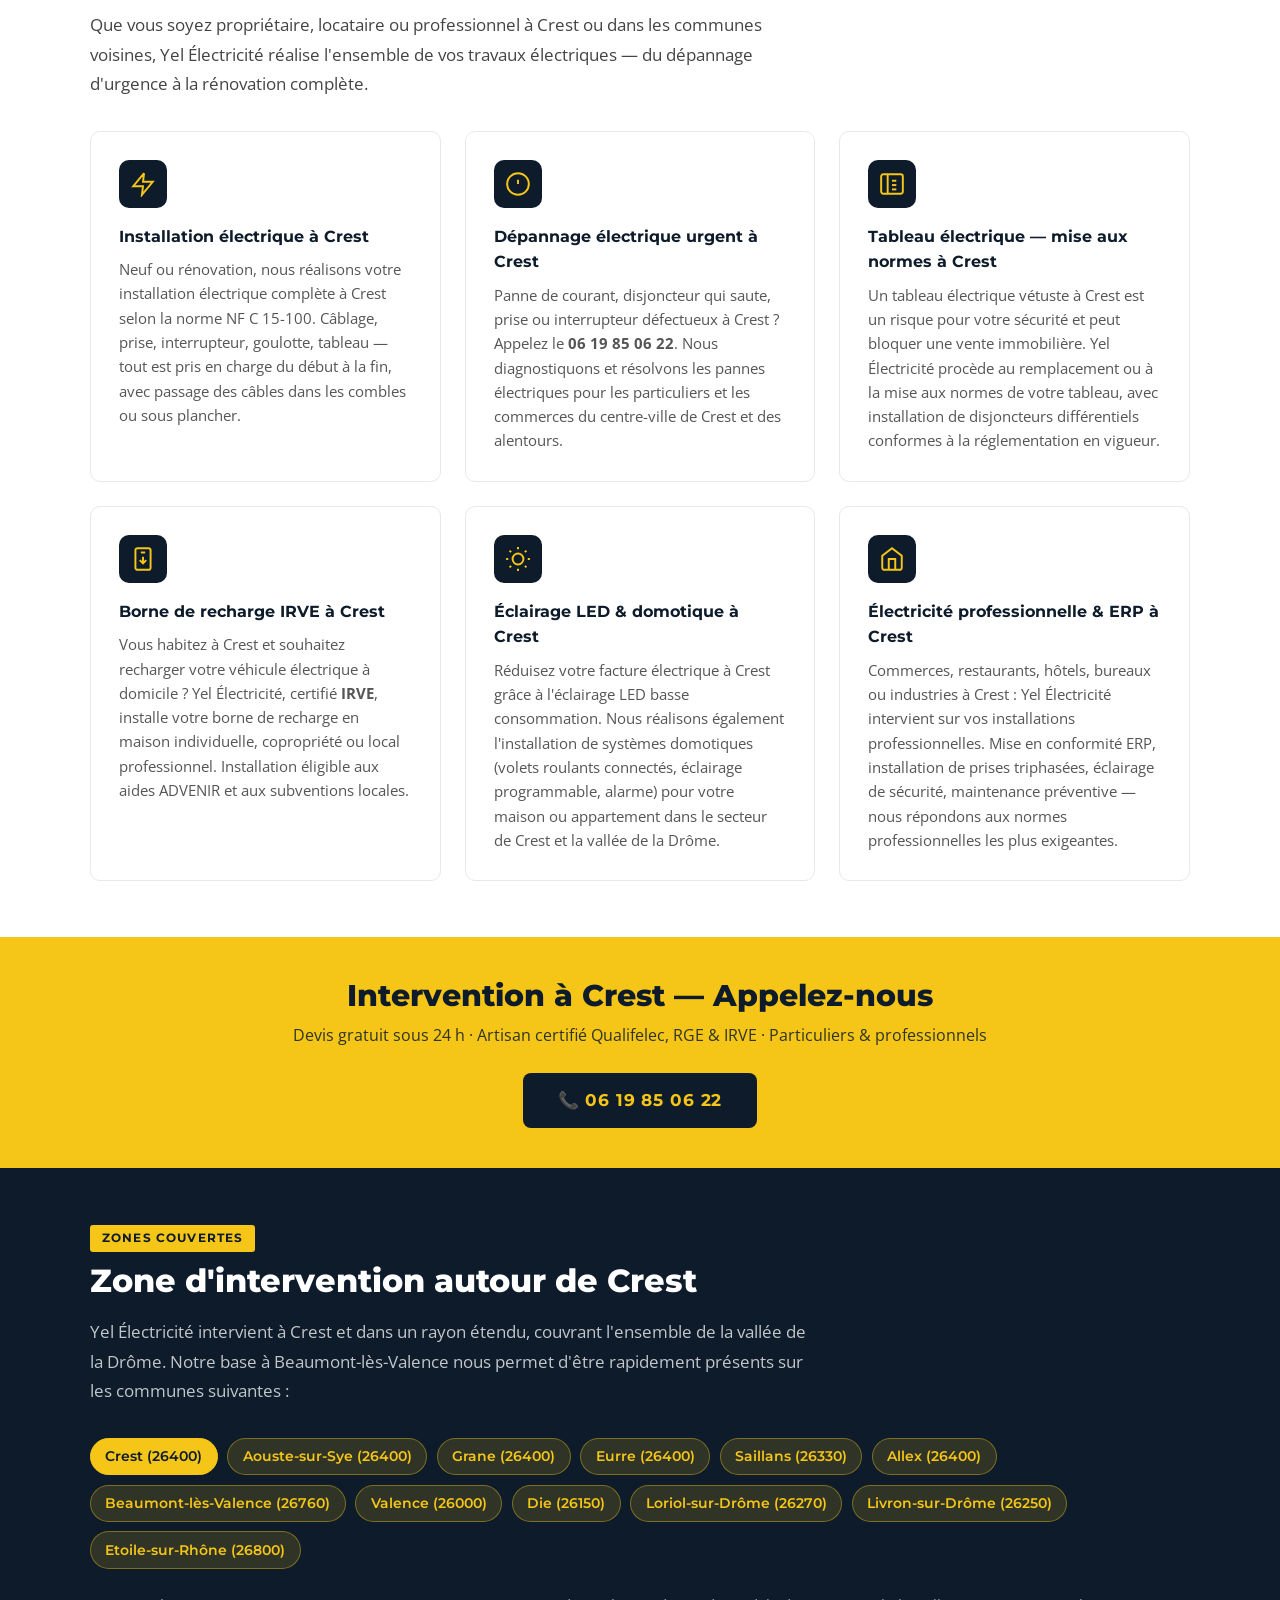
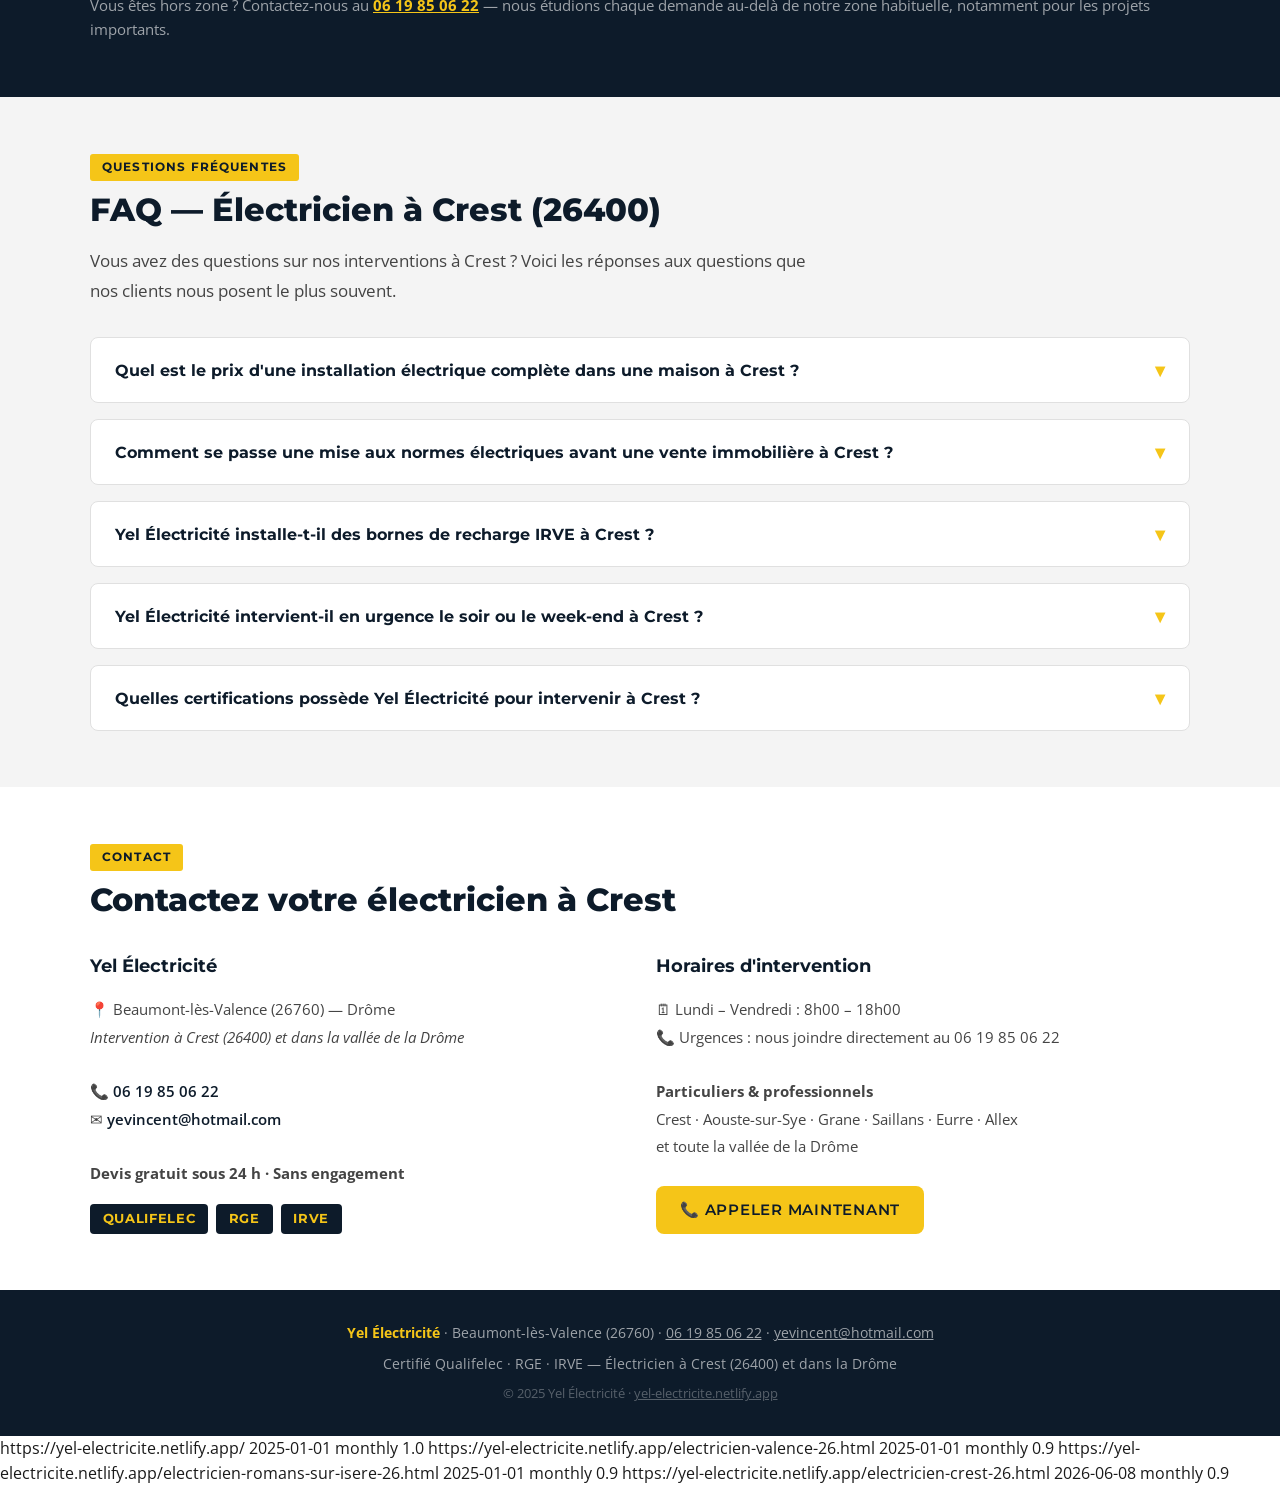
<file: electricien-crest-26.html>
<!DOCTYPE html>
<html lang="fr">
<head>
  <meta charset="UTF-8" />
  <meta name="viewport" content="width=device-width, initial-scale=1.0" />

  <!-- SEO Title ≤ 60c -->
  <title>Électricien Crest (26400) — Yel Électricité Qualifelec RGE</title>

  <!-- Meta Description ≤ 155c -->
  <meta name="description" content="Électricien à Crest (26400). Dépannage, installation, tableau, bornes IRVE. Qualifelec & RGE, Drôme. Devis gratuit 24 h — 06 19 85 06 22." />

  <!-- Canonical -->
  <link rel="canonical" href="https://yel-electricite.netlify.app/electricien-crest-26.html" />

  <!-- Open Graph -->
  <meta property="og:type" content="website" />
  <meta property="og:title" content="Électricien Crest (26400) — Yel Électricité" />
  <meta property="og:description" content="Votre électricien de proximité à Crest et dans la vallée de la Drôme. Certifié Qualifelec, RGE &amp; IRVE. Appelez le 06 19 85 06 22." />
  <meta property="og:url" content="https://yel-electricite.netlify.app/electricien-crest-26.html" />
  <meta property="og:site_name" content="Yel Électricité" />
  <meta property="og:locale" content="fr_FR" />

  <!-- Schema.org JSON-LD : LocalBusiness / Electrician -->
  <script type="application/ld+json">
  {
    "@context": "https://schema.org",
    "@type": ["LocalBusiness", "Electrician"],
    "name": "Yel Électricité",
    "image": "https://yel-electricite.netlify.app/assets/logo-yel-electricite.png",
    "url": "https://yel-electricite.netlify.app/electricien-crest-26.html",
    "telephone": "+33619850622",
    "email": "yevincent@hotmail.com",
    "address": {
      "@type": "PostalAddress",
      "streetAddress": "",
      "addressLocality": "Beaumont-lès-Valence",
      "postalCode": "26760",
      "addressCountry": "FR"
    },
    "geo": {
      "@type": "GeoCoordinates",
      "latitude": 44.8717,
      "longitude": 4.9444
    },
    "areaServed": [
      {"@type": "City", "name": "Crest", "postalCode": "26400"},
      {"@type": "City", "name": "Saillans", "postalCode": "26330"},
      {"@type": "City", "name": "Die", "postalCode": "26150"},
      {"@type": "City", "name": "Grane", "postalCode": "26400"},
      {"@type": "City", "name": "Aouste-sur-Sye", "postalCode": "26400"},
      {"@type": "City", "name": "Eurre", "postalCode": "26400"},
      {"@type": "City", "name": "Allex", "postalCode": "26400"},
      {"@type": "City", "name": "Beaumont-lès-Valence", "postalCode": "26760"},
      {"@type": "City", "name": "Valence", "postalCode": "26000"}
    ],
    "openingHoursSpecification": [
      {
        "@type": "OpeningHoursSpecification",
        "dayOfWeek": ["Monday","Tuesday","Wednesday","Thursday","Friday"],
        "opens": "08:00",
        "closes": "18:00"
      }
    ],
    "hasCredential": ["Qualifelec", "RGE", "IRVE"],
    "priceRange": "€€",
    "description": "Yel Électricité intervient à Crest (26400) et dans toute la vallée de la Drôme pour vos travaux d'installation, dépannage, mise aux normes, tableaux électriques et bornes IRVE. Artisan certifié Qualifelec, RGE et IRVE.",
    "sameAs": []
  }
  </script>

  <!-- Schema.org JSON-LD : Service -->
  <script type="application/ld+json">
  {
    "@context": "https://schema.org",
    "@type": "Service",
    "serviceType": "Électricité générale",
    "provider": {
      "@type": "LocalBusiness",
      "name": "Yel Électricité",
      "telephone": "+33619850622",
      "address": {
        "@type": "PostalAddress",
        "addressLocality": "Beaumont-lès-Valence",
        "postalCode": "26760",
        "addressCountry": "FR"
      }
    },
    "areaServed": {
      "@type": "City",
      "name": "Crest",
      "postalCode": "26400"
    },
    "hasOfferCatalog": {
      "@type": "OfferCatalog",
      "name": "Services électriques à Crest",
      "itemListElement": [
        {"@type": "Offer", "itemOffered": {"@type": "Service", "name": "Installation électrique complète à Crest"}},
        {"@type": "Offer", "itemOffered": {"@type": "Service", "name": "Dépannage électrique urgent à Crest"}},
        {"@type": "Offer", "itemOffered": {"@type": "Service", "name": "Mise aux normes tableau électrique Crest (26400)"}},
        {"@type": "Offer", "itemOffered": {"@type": "Service", "name": "Borne de recharge IRVE Crest et vallée de la Drôme"}},
        {"@type": "Offer", "itemOffered": {"@type": "Service", "name": "Éclairage LED et domotique à Crest"}},
        {"@type": "Offer", "itemOffered": {"@type": "Service", "name": "Électricité professionnelle et ERP à Crest"}}
      ]
    }
  }
  </script>

  <!-- Schema.org JSON-LD : FAQPage -->
  <script type="application/ld+json">
  {
    "@context": "https://schema.org",
    "@type": "FAQPage",
    "mainEntity": [
      {
        "@type": "Question",
        "name": "Quel est le prix d'une installation électrique complète dans une maison à Crest ?",
        "acceptedAnswer": {
          "@type": "Answer",
          "text": "Le coût d'une installation électrique complète à Crest varie selon la surface et la configuration de votre logement. Pour une maison de 100 m², comptez généralement entre 5 000 € et 12 000 € TTC, pose comprise. Yel Électricité vous propose un devis gratuit et personnalisé sous 24 h — appelez le 06 19 85 06 22 pour un rendez-vous à Crest ou ses environs."
        }
      },
      {
        "@type": "Question",
        "name": "Comment se passe une mise aux normes électriques avant une vente à Crest (26400) ?",
        "acceptedAnswer": {
          "@type": "Answer",
          "text": "Avant de vendre un bien immobilier à Crest, un diagnostic électrique (état de l'installation intérieure) est obligatoire si l'installation a plus de 15 ans. Si des non-conformités sont détectées, il n'est pas légalement obligatoire de les corriger avant la vente, mais les acheteurs peuvent le négocier. Yel Électricité réalise la mise aux normes NF C 15-100 pour sécuriser votre transaction et rassurer les acquéreurs. Contactez-nous au 06 19 85 06 22."
        }
      },
      {
        "@type": "Question",
        "name": "Yel Électricité installe-t-il des bornes de recharge IRVE à Crest ?",
        "acceptedAnswer": {
          "@type": "Answer",
          "text": "Oui. Yel Électricité est certifié IRVE (Infrastructure de Recharge pour Véhicules Électriques) et intervient à Crest et dans toute la vallée de la Drôme pour l'installation de bornes de recharge, que ce soit en maison individuelle, copropriété ou local professionnel. La certification IRVE garantit la conformité de l'installation et l'éligibilité aux aides (ADVENIR). Appelez le 06 19 85 06 22 pour un devis."
        }
      },
      {
        "@type": "Question",
        "name": "Yel Électricité intervient-il en urgence le soir ou le week-end à Crest ?",
        "acceptedAnswer": {
          "@type": "Answer",
          "text": "Pour toute panne ou situation urgente à Crest (tableau électrique déclenché, odeur de brûlé, prise défectueuse), contactez directement Yé Vincent au 06 19 85 06 22. Nous faisons notre possible pour intervenir rapidement. Les modalités d'intervention en soirée ou week-end sont définies au cas par cas selon la disponibilité. N'attendez pas pour une situation dangereuse — appelez immédiatement."
        }
      },
      {
        "@type": "Question",
        "name": "Quelles certifications possède Yel Électricité pour intervenir à Crest ?",
        "acceptedAnswer": {
          "@type": "Answer",
          "text": "Yel Électricité détient trois certifications clés : Qualifelec (qualification professionnelle reconnue par l'État), RGE (Reconnu Garant de l'Environnement, permettant à nos clients de bénéficier d'aides financières sur les travaux d'efficacité énergétique) et IRVE (habilitation pour l'installation de bornes de recharge). Ces certifications garantissent la qualité et la conformité de toutes nos interventions à Crest et dans la Drôme."
        }
      }
    ]
  }
  </script>

  <!-- Fonts -->
  <link rel="preconnect" href="https://fonts.googleapis.com" />
  <link rel="preconnect" href="https://fonts.gstatic.com" crossorigin />
  <link href="https://fonts.googleapis.com/css2?family=Montserrat:wght@400;600;700;800&family=Open+Sans:wght@300;400;600&display=swap" rel="stylesheet" />

  <style>
    *, *::before, *::after { box-sizing: border-box; margin: 0; padding: 0; }

    :root {
      --yellow: #F5C518;
      --blue-dark: #0D1B2A;
      --white: #FFFFFF;
      --gray-light: #F4F4F4;
      --gray-dark: #2D2D2D;
      --text: #1A1A1A;
      --green: #2ECC71;
    }

    body {
      font-family: 'Open Sans', sans-serif;
      color: var(--text);
      background: var(--white);
      line-height: 1.6;
    }

    /* ── HEADER ─────────────────────────────────── */
    header {
      position: sticky;
      top: 0;
      z-index: 100;
      background: var(--blue-dark);
      display: flex;
      align-items: center;
      justify-content: space-between;
      padding: 0.75rem 2rem;
      box-shadow: 0 2px 8px rgba(0,0,0,.4);
    }
    .logo-wrap {
      display: flex;
      align-items: center;
      gap: 0.75rem;
      text-decoration: none;
    }
    .logo-icon {
      width: 40px;
      height: 40px;
      background: var(--yellow);
      border-radius: 8px;
      display: flex;
      align-items: center;
      justify-content: center;
      font-family: 'Montserrat', sans-serif;
      font-weight: 800;
      font-size: 1.4rem;
      color: var(--blue-dark);
      flex-shrink: 0;
    }
    .logo-text {
      font-family: 'Montserrat', sans-serif;
      font-weight: 700;
      font-size: 1.1rem;
      color: var(--white);
      line-height: 1.2;
    }
    .logo-text span { color: var(--yellow); }
    .header-cta {
      display: flex;
      align-items: center;
      gap: 1rem;
    }
    .tel-link {
      font-family: 'Montserrat', sans-serif;
      font-weight: 700;
      font-size: 1.05rem;
      color: var(--yellow);
      text-decoration: none;
      letter-spacing: 0.03em;
    }
    .btn-devis {
      background: var(--yellow);
      color: var(--blue-dark);
      font-family: 'Montserrat', sans-serif;
      font-weight: 700;
      font-size: 0.85rem;
      text-transform: uppercase;
      letter-spacing: 0.05em;
      padding: 0.55rem 1.2rem;
      border-radius: 6px;
      text-decoration: none;
      white-space: nowrap;
    }
    .btn-devis:hover { opacity: 0.9; }

    /* ── HERO ─────────────────────────────────── */
    .hero {
      background: linear-gradient(135deg, var(--blue-dark) 0%, #1a3a58 100%);
      color: var(--white);
      padding: 4rem 2rem 3.5rem;
      text-align: center;
    }
    .hero-badge {
      display: inline-block;
      background: var(--yellow);
      color: var(--blue-dark);
      font-family: 'Montserrat', sans-serif;
      font-weight: 700;
      font-size: 0.78rem;
      text-transform: uppercase;
      letter-spacing: 0.08em;
      padding: 0.3rem 1rem;
      border-radius: 20px;
      margin-bottom: 1rem;
    }
    .hero h1 {
      font-family: 'Montserrat', sans-serif;
      font-weight: 800;
      font-size: clamp(1.8rem, 4vw, 3rem);
      line-height: 1.15;
      margin-bottom: 0.5rem;
    }
    .hero h1 span { color: var(--yellow); }
    .hero-subtitle {
      font-family: 'Montserrat', sans-serif;
      font-weight: 600;
      font-size: 1.05rem;
      color: rgba(255,255,255,.75);
      margin-bottom: 1.5rem;
    }
    .hero-intro {
      max-width: 680px;
      margin: 0 auto 2rem;
      font-size: 1.05rem;
      color: rgba(255,255,255,.88);
      line-height: 1.7;
    }
    .hero-certs {
      display: flex;
      flex-wrap: wrap;
      justify-content: center;
      gap: 0.75rem;
      margin-bottom: 2rem;
    }
    .cert-badge {
      background: rgba(255,255,255,.1);
      border: 1px solid var(--yellow);
      color: var(--yellow);
      font-family: 'Montserrat', sans-serif;
      font-weight: 700;
      font-size: 0.82rem;
      padding: 0.4rem 0.9rem;
      border-radius: 4px;
      text-transform: uppercase;
      letter-spacing: 0.05em;
    }
    .hero-actions {
      display: flex;
      flex-wrap: wrap;
      justify-content: center;
      gap: 1rem;
    }
    .btn-primary {
      background: var(--yellow);
      color: var(--blue-dark);
      font-family: 'Montserrat', sans-serif;
      font-weight: 700;
      font-size: 1rem;
      text-transform: uppercase;
      letter-spacing: 0.05em;
      padding: 0.85rem 2rem;
      border-radius: 8px;
      text-decoration: none;
      display: inline-block;
    }
    .btn-secondary {
      background: transparent;
      color: var(--white);
      font-family: 'Montserrat', sans-serif;
      font-weight: 600;
      font-size: 1rem;
      padding: 0.85rem 2rem;
      border-radius: 8px;
      border: 2px solid rgba(255,255,255,.5);
      text-decoration: none;
      display: inline-block;
    }

    /* ── SECTIONS ─────────────────────────────── */
    section { padding: 3.5rem 2rem; }
    .container { max-width: 1100px; margin: 0 auto; }

    .section-tag {
      display: inline-block;
      background: var(--yellow);
      color: var(--blue-dark);
      font-family: 'Montserrat', sans-serif;
      font-weight: 700;
      font-size: 0.72rem;
      text-transform: uppercase;
      letter-spacing: 0.1em;
      padding: 0.25rem 0.75rem;
      border-radius: 3px;
      margin-bottom: 0.6rem;
    }
    h2 {
      font-family: 'Montserrat', sans-serif;
      font-weight: 800;
      font-size: clamp(1.4rem, 2.5vw, 2rem);
      color: var(--blue-dark);
      margin-bottom: 1rem;
      line-height: 1.25;
    }
    .lead-text {
      font-size: 1.05rem;
      color: #444;
      max-width: 720px;
      line-height: 1.75;
      margin-bottom: 2rem;
    }

    /* ── WHY LOCAL ────────────────────────────── */
    .why-local { background: var(--gray-light); }
    .why-grid {
      display: grid;
      grid-template-columns: repeat(auto-fit, minmax(260px, 1fr));
      gap: 1.5rem;
      margin-top: 1.5rem;
    }
    .why-card {
      background: var(--white);
      border-left: 4px solid var(--yellow);
      border-radius: 8px;
      padding: 1.5rem;
    }
    .why-card h3 {
      font-family: 'Montserrat', sans-serif;
      font-weight: 700;
      font-size: 1rem;
      color: var(--blue-dark);
      margin-bottom: 0.5rem;
    }
    .why-card p { font-size: 0.95rem; color: #555; line-height: 1.65; }

    /* ── SERVICES ─────────────────────────────── */
    .services-grid {
      display: grid;
      grid-template-columns: repeat(auto-fit, minmax(300px, 1fr));
      gap: 1.5rem;
      margin-top: 2rem;
    }
    .service-card {
      background: var(--white);
      border: 1.5px solid #e8e8e8;
      border-radius: 10px;
      padding: 1.75rem;
      transition: box-shadow .2s;
    }
    .service-card:hover { box-shadow: 0 6px 20px rgba(0,0,0,.1); }
    .service-icon {
      width: 48px;
      height: 48px;
      background: var(--blue-dark);
      border-radius: 10px;
      display: flex;
      align-items: center;
      justify-content: center;
      margin-bottom: 1rem;
    }
    .service-icon svg { width: 26px; height: 26px; stroke: var(--yellow); fill: none; stroke-width: 1.8; }
    .service-card h3 {
      font-family: 'Montserrat', sans-serif;
      font-weight: 700;
      font-size: 1rem;
      color: var(--blue-dark);
      margin-bottom: 0.5rem;
    }
    .service-card p { font-size: 0.92rem; color: #555; line-height: 1.65; }

    /* ── CTA BAND ─────────────────────────────── */
    .cta-band {
      background: var(--yellow);
      padding: 2.5rem 2rem;
      text-align: center;
    }
    .cta-band h2 {
      color: var(--blue-dark);
      font-family: 'Montserrat', sans-serif;
      font-weight: 800;
      font-size: clamp(1.3rem, 2.5vw, 1.9rem);
      margin-bottom: 0.5rem;
    }
    .cta-band p {
      color: var(--blue-dark);
      font-size: 1rem;
      margin-bottom: 1.5rem;
      opacity: .85;
    }
    .btn-dark {
      background: var(--blue-dark);
      color: var(--yellow);
      font-family: 'Montserrat', sans-serif;
      font-weight: 700;
      font-size: 1.05rem;
      text-transform: uppercase;
      letter-spacing: 0.05em;
      padding: 0.9rem 2.2rem;
      border-radius: 8px;
      text-decoration: none;
      display: inline-block;
    }

    /* ── ZONE ─────────────────────────────────── */
    .zone { background: var(--blue-dark); color: var(--white); }
    .zone h2 { color: var(--white); }
    .zone .lead-text { color: rgba(255,255,255,.75); }
    .communes-list {
      display: flex;
      flex-wrap: wrap;
      gap: 0.6rem;
      margin-top: 1.5rem;
    }
    .commune-tag {
      background: rgba(245,197,24,.15);
      border: 1px solid rgba(245,197,24,.4);
      color: var(--yellow);
      font-family: 'Montserrat', sans-serif;
      font-weight: 600;
      font-size: 0.88rem;
      padding: 0.4rem 0.9rem;
      border-radius: 20px;
    }
    .commune-tag.main {
      background: var(--yellow);
      color: var(--blue-dark);
      border-color: var(--yellow);
    }

    /* ── FAQ ──────────────────────────────────── */
    .faq { background: var(--gray-light); }
    .faq-list { margin-top: 1.5rem; display: flex; flex-direction: column; gap: 1rem; }
    .faq-item {
      background: var(--white);
      border-radius: 8px;
      overflow: hidden;
      border: 1px solid #e0e0e0;
    }
    .faq-q {
      width: 100%;
      background: none;
      border: none;
      cursor: pointer;
      padding: 1.25rem 1.5rem;
      text-align: left;
      display: flex;
      justify-content: space-between;
      align-items: center;
      font-family: 'Montserrat', sans-serif;
      font-weight: 700;
      font-size: 0.97rem;
      color: var(--blue-dark);
      gap: 1rem;
    }
    .faq-q:hover { background: #fafafa; }
    .faq-arrow { flex-shrink: 0; transition: transform .25s; color: var(--yellow); font-size: 1.2rem; }
    .faq-a {
      display: none;
      padding: 0 1.5rem 1.25rem;
      font-size: 0.95rem;
      color: #444;
      line-height: 1.7;
      border-top: 1px solid #eee;
      padding-top: 1rem;
    }
    .faq-item.open .faq-a { display: block; }
    .faq-item.open .faq-arrow { transform: rotate(180deg); }

    /* ── CONTACT / NAP ────────────────────────── */
    .contact-section { background: var(--white); }
    .contact-grid {
      display: grid;
      grid-template-columns: 1fr 1fr;
      gap: 2rem;
      margin-top: 2rem;
    }
    @media (max-width: 640px) { .contact-grid { grid-template-columns: 1fr; } }
    .nap-block h3 {
      font-family: 'Montserrat', sans-serif;
      font-weight: 700;
      font-size: 1.1rem;
      color: var(--blue-dark);
      margin-bottom: 1rem;
    }
    .nap-block p {
      font-size: 0.95rem;
      color: #444;
      line-height: 1.8;
    }
    .nap-block a { color: var(--blue-dark); text-decoration: none; font-weight: 600; }
    .nap-block a:hover { color: var(--yellow); }
    .certs-row {
      display: flex;
      flex-wrap: wrap;
      gap: 0.5rem;
      margin-top: 1rem;
    }
    .cert-pill {
      background: var(--blue-dark);
      color: var(--yellow);
      font-family: 'Montserrat', sans-serif;
      font-weight: 700;
      font-size: 0.8rem;
      padding: 0.3rem 0.8rem;
      border-radius: 4px;
      text-transform: uppercase;
      letter-spacing: 0.05em;
    }

    /* ── FOOTER ───────────────────────────────── */
    footer {
      background: var(--blue-dark);
      color: rgba(255,255,255,.6);
      text-align: center;
      padding: 2rem;
      font-size: 0.88rem;
    }
    footer strong { color: var(--yellow); }
    footer a { color: rgba(255,255,255,.6); text-decoration: underline; }

    /* ── RESPONSIVE ───────────────────────────── */
    @media (max-width: 600px) {
      header { padding: 0.75rem 1rem; }
      .btn-devis { display: none; }
      section { padding: 2.5rem 1rem; }
      .hero { padding: 2.5rem 1rem 2rem; }
    }
  </style>
</head>
<body>

<!-- ═══════════════════════════════════════════
     HEADER
═══════════════════════════════════════════ -->
<header>
  <a href="https://yel-electricite.netlify.app" class="logo-wrap" aria-label="Yel Électricité — Accueil">
    <div class="logo-icon">Y</div>
    <div class="logo-text">Yel <span>Électricité</span></div>
  </a>
  <div class="header-cta">
    <a href="tel:+33619850622" class="tel-link">📞 06 19 85 06 22</a>
    <a href="tel:+33619850622" class="btn-devis">Devis gratuit</a>
  </div>
</header>


<!-- ═══════════════════════════════════════════
     HERO
═══════════════════════════════════════════ -->
<section class="hero">
  <div class="container">
    <div class="hero-badge">⚡ Intervention à Crest &amp; vallée de la Drôme</div>
    <h1>Électricien à <span>Crest (26400)</span></h1>
    <p class="hero-subtitle">Installation · Dépannage · Mise aux normes · Bornes IRVE</p>
    <p class="hero-intro">
      Yel Électricité intervient à <strong>Crest (26400)</strong> et dans toute la vallée de la Drôme pour vos travaux
      électriques. Basée à Beaumont-lès-Valence — à seulement <strong>25 minutes de Crest</strong> — notre équipe
      est disponible rapidement pour particuliers et professionnels. Devis gratuit sous 24 h,
      réponse assurée par Yé Vincent.
    </p>
    <div class="hero-certs">
      <span class="cert-badge">✔ Qualifelec</span>
      <span class="cert-badge">✔ RGE</span>
      <span class="cert-badge">✔ IRVE</span>
      <span class="cert-badge">✔ Devis gratuit 24 h</span>
    </div>
    <div class="hero-actions">
      <a href="tel:+33619850622" class="btn-primary">📞 Appeler le 06 19 85 06 22</a>
      <a href="mailto:yevincent@hotmail.com" class="btn-secondary">✉ Envoyer un email</a>
    </div>
  </div>
</section>


<!-- ═══════════════════════════════════════════
     POURQUOI CHOISIR UN ÉLECTRICIEN LOCAL À CREST
═══════════════════════════════════════════ -->
<section class="why-local">
  <div class="container">
    <div class="section-tag">Proximité &amp; réactivité</div>
    <h2>Votre électricien de confiance à Crest</h2>
    <p class="lead-text">
      Trouver un électricien qualifié à Crest n'est pas toujours simple. Yel Électricité est basée à
      Beaumont-lès-Valence, à environ <strong>25 minutes de Crest par la D111</strong>. Cela nous permet
      d'intervenir rapidement sur Crest, son centre-ville historique dominé par la célèbre Tour de Crest,
      ses quartiers résidentiels et les communes voisines de la vallée de la Drôme comme Aouste-sur-Sye,
      Grane, Eurre et Saillans.
    </p>
    <div class="why-grid">
      <div class="why-card">
        <h3>⚡ Réactivité garantie</h3>
        <p>À 25 min de Crest, nous pouvons intervenir rapidement. Pour les urgences électriques à Crest —
        disjoncteur déclenché, prise qui grille, coupure générale — contactez directement le <strong>06 19 85 06 22</strong>.</p>
      </div>
      <div class="why-card">
        <h3>🏡 Connaissance du terrain</h3>
        <p>Nous connaissons bien le secteur de Crest et de la vallée de la Drôme : pavillons récents, maisons
        de caractère du centre historique, bâtis anciens du vieux Crest. Chaque logement est différent,
        nous adaptons nos solutions.</p>
      </div>
      <div class="why-card">
        <h3>🎓 Artisan certifié</h3>
        <p>Yel Électricité est certifiée <strong>Qualifelec, RGE et IRVE</strong>. Ces qualifications garantissent
        la qualité de nos travaux et permettent à nos clients de bénéficier d'aides (MaPrimeRénov', ADVENIR)
        pour les projets d'économies d'énergie.</p>
      </div>
      <div class="why-card">
        <h3>📋 Devis transparent</h3>
        <p>Avant chaque intervention à Crest, nous vous remettons un devis détaillé, gratuit et sans engagement.
        Pas de surprise sur la facture : vous savez exactement ce qui sera réalisé et pour quel coût.</p>
      </div>
    </div>
  </div>
</section>


<!-- ═══════════════════════════════════════════
     SERVICES À CREST
═══════════════════════════════════════════ -->
<section style="background: var(--white);">
  <div class="container">
    <div class="section-tag">Nos prestations</div>
    <h2>Nos services électriques à Crest (26400)</h2>
    <p class="lead-text">
      Que vous soyez propriétaire, locataire ou professionnel à Crest ou dans les communes voisines,
      Yel Électricité réalise l'ensemble de vos travaux électriques — du dépannage d'urgence à la
      rénovation complète.
    </p>

    <div class="services-grid">

      <!-- Installation -->
      <div class="service-card">
        <div class="service-icon">
          <svg viewBox="0 0 24 24"><polyline points="13 2 3 14 12 14 11 22 21 10 12 10 13 2"/></svg>
        </div>
        <h3>Installation électrique à Crest</h3>
        <p>Neuf ou rénovation, nous réalisons votre installation électrique complète à Crest selon la norme
        NF C 15-100. Câblage, prise, interrupteur, goulotte, tableau — tout est pris en charge du début
        à la fin, avec passage des câbles dans les combles ou sous plancher.</p>
      </div>

      <!-- Dépannage -->
      <div class="service-card">
        <div class="service-icon">
          <svg viewBox="0 0 24 24"><circle cx="12" cy="12" r="10"/><line x1="12" y1="8" x2="12" y2="12"/><line x1="12" y1="16" x2="12.01" y2="16"/></svg>
        </div>
        <h3>Dépannage électrique urgent à Crest</h3>
        <p>Panne de courant, disjoncteur qui saute, prise ou interrupteur défectueux à Crest ? Appelez le
        <strong>06 19 85 06 22</strong>. Nous diagnostiquons et résolvons les pannes électriques pour les
        particuliers et les commerces du centre-ville de Crest et des alentours.</p>
      </div>

      <!-- Tableau -->
      <div class="service-card">
        <div class="service-icon">
          <svg viewBox="0 0 24 24"><rect x="2" y="3" width="20" height="18" rx="2"/><line x1="8" y1="3" x2="8" y2="21"/><line x1="12" y1="9" x2="16" y2="9"/><line x1="12" y1="13" x2="16" y2="13"/><line x1="12" y1="17" x2="16" y2="17"/></svg>
        </div>
        <h3>Tableau électrique — mise aux normes à Crest</h3>
        <p>Un tableau électrique vétuste à Crest est un risque pour votre sécurité et peut bloquer une vente
        immobilière. Yel Électricité procède au remplacement ou à la mise aux normes de votre tableau, avec
        installation de disjoncteurs différentiels conformes à la réglementation en vigueur.</p>
      </div>

      <!-- IRVE -->
      <div class="service-card">
        <div class="service-icon">
          <svg viewBox="0 0 24 24"><rect x="5" y="2" width="14" height="20" rx="2"/><line x1="10" y1="6" x2="14" y2="6"/><line x1="12" y1="10" x2="12" y2="16"/><polyline points="9 13 12 16 15 13"/></svg>
        </div>
        <h3>Borne de recharge IRVE à Crest</h3>
        <p>Vous habitez à Crest et souhaitez recharger votre véhicule électrique à domicile ? Yel Électricité,
        certifié <strong>IRVE</strong>, installe votre borne de recharge en maison individuelle,
        copropriété ou local professionnel. Installation éligible aux aides ADVENIR et aux subventions locales.</p>
      </div>

      <!-- LED & Domotique -->
      <div class="service-card">
        <div class="service-icon">
          <svg viewBox="0 0 24 24"><circle cx="12" cy="12" r="5"/><line x1="12" y1="1" x2="12" y2="3"/><line x1="12" y1="21" x2="12" y2="23"/><line x1="4.22" y1="4.22" x2="5.64" y2="5.64"/><line x1="18.36" y1="18.36" x2="19.78" y2="19.78"/><line x1="1" y1="12" x2="3" y2="12"/><line x1="21" y1="12" x2="23" y2="12"/><line x1="4.22" y1="19.78" x2="5.64" y2="18.36"/><line x1="18.36" y1="5.64" x2="19.78" y2="4.22"/></svg>
        </div>
        <h3>Éclairage LED &amp; domotique à Crest</h3>
        <p>Réduisez votre facture électrique à Crest grâce à l'éclairage LED basse consommation. Nous réalisons
        également l'installation de systèmes domotiques (volets roulants connectés, éclairage programmable,
        alarme) pour votre maison ou appartement dans le secteur de Crest et la vallée de la Drôme.</p>
      </div>

      <!-- Pro / ERP -->
      <div class="service-card">
        <div class="service-icon">
          <svg viewBox="0 0 24 24"><path d="M3 9l9-7 9 7v11a2 2 0 0 1-2 2H5a2 2 0 0 1-2-2z"/><polyline points="9 22 9 12 15 12 15 22"/></svg>
        </div>
        <h3>Électricité professionnelle &amp; ERP à Crest</h3>
        <p>Commerces, restaurants, hôtels, bureaux ou industries à Crest : Yel Électricité intervient sur vos
        installations professionnelles. Mise en conformité ERP, installation de prises triphasées, éclairage
        de sécurité, maintenance préventive — nous répondons aux normes professionnelles les plus exigeantes.</p>
      </div>

    </div>
  </div>
</section>


<!-- ═══════════════════════════════════════════
     CTA BAND
═══════════════════════════════════════════ -->
<section class="cta-band">
  <div class="container">
    <h2>Intervention à Crest — Appelez-nous</h2>
    <p>Devis gratuit sous 24 h · Artisan certifié Qualifelec, RGE &amp; IRVE · Particuliers &amp; professionnels</p>
    <a href="tel:+33619850622" class="btn-dark">📞 06 19 85 06 22</a>
  </div>
</section>


<!-- ═══════════════════════════════════════════
     ZONE D'INTERVENTION
═══════════════════════════════════════════ -->
<section class="zone">
  <div class="container">
    <div class="section-tag">Zones couvertes</div>
    <h2>Zone d'intervention autour de Crest</h2>
    <p class="lead-text">
      Yel Électricité intervient à Crest et dans un rayon étendu, couvrant l'ensemble de la vallée de la
      Drôme. Notre base à Beaumont-lès-Valence nous permet d'être rapidement présents sur les communes
      suivantes :
    </p>
    <div class="communes-list">
      <span class="commune-tag main">Crest (26400)</span>
      <span class="commune-tag">Aouste-sur-Sye (26400)</span>
      <span class="commune-tag">Grane (26400)</span>
      <span class="commune-tag">Eurre (26400)</span>
      <span class="commune-tag">Saillans (26330)</span>
      <span class="commune-tag">Allex (26400)</span>
      <span class="commune-tag">Beaumont-lès-Valence (26760)</span>
      <span class="commune-tag">Valence (26000)</span>
      <span class="commune-tag">Die (26150)</span>
      <span class="commune-tag">Loriol-sur-Drôme (26270)</span>
      <span class="commune-tag">Livron-sur-Drôme (26250)</span>
      <span class="commune-tag">Etoile-sur-Rhône (26800)</span>
    </div>
    <p style="margin-top: 1.5rem; color: rgba(255,255,255,.6); font-size: 0.95rem;">
      Vous êtes hors zone ? Contactez-nous au <a href="tel:+33619850622" style="color: var(--yellow); font-weight: 700;">06 19 85 06 22</a> —
      nous étudions chaque demande au-delà de notre zone habituelle, notamment pour les projets importants.
    </p>
  </div>
</section>


<!-- ═══════════════════════════════════════════
     FAQ
═══════════════════════════════════════════ -->
<section class="faq">
  <div class="container">
    <div class="section-tag">Questions fréquentes</div>
    <h2>FAQ — Électricien à Crest (26400)</h2>
    <p class="lead-text">
      Vous avez des questions sur nos interventions à Crest ? Voici les réponses aux questions que nos
      clients nous posent le plus souvent.
    </p>

    <div class="faq-list">

      <div class="faq-item">
        <button class="faq-q" onclick="toggleFAQ(this)" aria-expanded="false">
          <span>Quel est le prix d'une installation électrique complète dans une maison à Crest ?</span>
          <span class="faq-arrow">▾</span>
        </button>
        <div class="faq-a">
          Le coût d'une installation électrique complète à Crest varie selon la surface et la configuration
          de votre logement. Pour une maison de 100 m², comptez généralement entre 5 000 € et 12 000 € TTC,
          pose comprise. Les maisons anciennes du centre historique de Crest peuvent nécessiter davantage de
          travaux de saignée et d'encastrement. Yel Électricité vous propose un devis gratuit et personnalisé
          sous 24 h — appelez le <strong>06 19 85 06 22</strong> pour un rendez-vous à Crest.
        </div>
      </div>

      <div class="faq-item">
        <button class="faq-q" onclick="toggleFAQ(this)" aria-expanded="false">
          <span>Comment se passe une mise aux normes électriques avant une vente immobilière à Crest ?</span>
          <span class="faq-arrow">▾</span>
        </button>
        <div class="faq-a">
          Avant de vendre un bien immobilier à Crest, un diagnostic électrique est obligatoire si
          l'installation a plus de 15 ans. Si des non-conformités sont détectées (absence de prise de terre,
          tableau vétuste, absence de différentiel…), il n'est pas légalement obligatoire de les corriger
          avant la vente, mais les acheteurs peuvent le négocier. Yel Électricité réalise la mise aux normes
          NF C 15-100 pour sécuriser votre transaction et rassurer les acquéreurs. Contactez-nous au
          <strong>06 19 85 06 22</strong>.
        </div>
      </div>

      <div class="faq-item">
        <button class="faq-q" onclick="toggleFAQ(this)" aria-expanded="false">
          <span>Yel Électricité installe-t-il des bornes de recharge IRVE à Crest ?</span>
          <span class="faq-arrow">▾</span>
        </button>
        <div class="faq-a">
          Oui. Yel Électricité est certifié <strong>IRVE</strong> (Infrastructure de Recharge pour Véhicules
          Électriques) et intervient à Crest et dans toute la vallée de la Drôme pour l'installation de
          bornes de recharge. Que vous soyez en maison individuelle, en copropriété ou en local professionnel
          à Crest, la certification IRVE garantit la conformité de l'installation et l'éligibilité aux aides
          ADVENIR. Appelez le <strong>06 19 85 06 22</strong> pour un devis.
        </div>
      </div>

      <div class="faq-item">
        <button class="faq-q" onclick="toggleFAQ(this)" aria-expanded="false">
          <span>Yel Électricité intervient-il en urgence le soir ou le week-end à Crest ?</span>
          <span class="faq-arrow">▾</span>
        </button>
        <div class="faq-a">
          Pour toute panne ou situation urgente à Crest — tableau électrique déclenché, odeur de brûlé,
          prise défectueuse — contactez directement Yé Vincent au <strong>06 19 85 06 22</strong>. Nous
          faisons notre possible pour intervenir rapidement depuis Beaumont-lès-Valence. Les modalités
          d'intervention en soirée ou week-end sont définies au cas par cas selon la disponibilité. Pour
          toute situation dangereuse, n'attendez pas — appelez immédiatement.
        </div>
      </div>

      <div class="faq-item">
        <button class="faq-q" onclick="toggleFAQ(this)" aria-expanded="false">
          <span>Quelles certifications possède Yel Électricité pour intervenir à Crest ?</span>
          <span class="faq-arrow">▾</span>
        </button>
        <div class="faq-a">
          Yel Électricité détient trois certifications clés : <strong>Qualifelec</strong> (qualification
          professionnelle reconnue par l'État), <strong>RGE</strong> (Reconnu Garant de l'Environnement,
          permettant à nos clients de bénéficier de MaPrimeRénov' et d'autres aides financières) et
          <strong>IRVE</strong> (habilitation pour l'installation de bornes de recharge). Ces certifications
          garantissent la qualité et la conformité de toutes nos interventions à Crest et dans la Drôme.
        </div>
      </div>

    </div>
  </div>
</section>


<!-- ═══════════════════════════════════════════
     CONTACT & NAP
═══════════════════════════════════════════ -->
<section class="contact-section">
  <div class="container">
    <div class="section-tag">Contact</div>
    <h2>Contactez votre électricien à Crest</h2>
    <div class="contact-grid">
      <div class="nap-block">
        <h3>Yel Électricité</h3>
        <p>
          📍 Beaumont-lès-Valence (26760) — Drôme<br />
          <em>Intervention à Crest (26400) et dans la vallée de la Drôme</em><br /><br />
          📞 <a href="tel:+33619850622">06 19 85 06 22</a><br />
          ✉ <a href="mailto:yevincent@hotmail.com">yevincent@hotmail.com</a><br /><br />
          <strong>Devis gratuit sous 24 h · Sans engagement</strong>
        </p>
        <div class="certs-row">
          <span class="cert-pill">Qualifelec</span>
          <span class="cert-pill">RGE</span>
          <span class="cert-pill">IRVE</span>
        </div>
      </div>
      <div class="nap-block">
        <h3>Horaires d'intervention</h3>
        <p>
          🗓 Lundi – Vendredi : 8h00 – 18h00<br />
          📞 Urgences : nous joindre directement au 06 19 85 06 22<br /><br />
          <strong>Particuliers &amp; professionnels</strong><br />
          Crest · Aouste-sur-Sye · Grane · Saillans · Eurre · Allex<br />
          et toute la vallée de la Drôme
        </p>
        <br />
        <a href="tel:+33619850622" class="btn-primary" style="font-size: 0.95rem; padding: 0.75rem 1.5rem;">
          📞 Appeler maintenant
        </a>
      </div>
    </div>
  </div>
</section>


<!-- ═══════════════════════════════════════════
     FOOTER
═══════════════════════════════════════════ -->
<footer>
  <p>
    <strong>Yel Électricité</strong> · Beaumont-lès-Valence (26760) ·
    <a href="tel:+33619850622">06 19 85 06 22</a> ·
    <a href="mailto:yevincent@hotmail.com">yevincent@hotmail.com</a>
  </p>
  <p style="margin-top: 0.5rem;">
    Certifié Qualifelec · RGE · IRVE — Électricien à Crest (26400) et dans la Drôme
  </p>
  <p style="margin-top: 0.5rem; font-size: 0.8rem; opacity: .5;">
    © 2025 Yel Électricité · <a href="https://yel-electricite.netlify.app">yel-electricite.netlify.app</a>
  </p>
</footer>

<script>
  function toggleFAQ(btn) {
    const item = btn.closest('.faq-item');
    const isOpen = item.classList.contains('open');
    document.querySelectorAll('.faq-item.open').forEach(el => {
      el.classList.remove('open');
      el.querySelector('.faq-q').setAttribute('aria-expanded', 'false');
    });
    if (!isOpen) {
      item.classList.add('open');
      btn.setAttribute('aria-expanded', 'true');
    }
  }
</script>

</body>
</html>

<?xml version="1.0" encoding="UTF-8"?>
<urlset xmlns="http://www.sitemaps.org/schemas/sitemap/0.9">

  <url>
    <loc>https://yel-electricite.netlify.app/</loc>
    <lastmod>2025-01-01</lastmod>
    <changefreq>monthly</changefreq>
    <priority>1.0</priority>
  </url>

  <url>
    <loc>https://yel-electricite.netlify.app/electricien-valence-26.html</loc>
    <lastmod>2025-01-01</lastmod>
    <changefreq>monthly</changefreq>
    <priority>0.9</priority>
  </url>

  <url>
    <loc>https://yel-electricite.netlify.app/electricien-romans-sur-isere-26.html</loc>
    <lastmod>2025-01-01</lastmod>
    <changefreq>monthly</changefreq>
    <priority>0.9</priority>
  </url>

  <url>
    <loc>https://yel-electricite.netlify.app/electricien-crest-26.html</loc>
    <lastmod>2026-06-08</lastmod>
    <changefreq>monthly</changefreq>
    <priority>0.9</priority>
  </url>

</urlset>
</file>
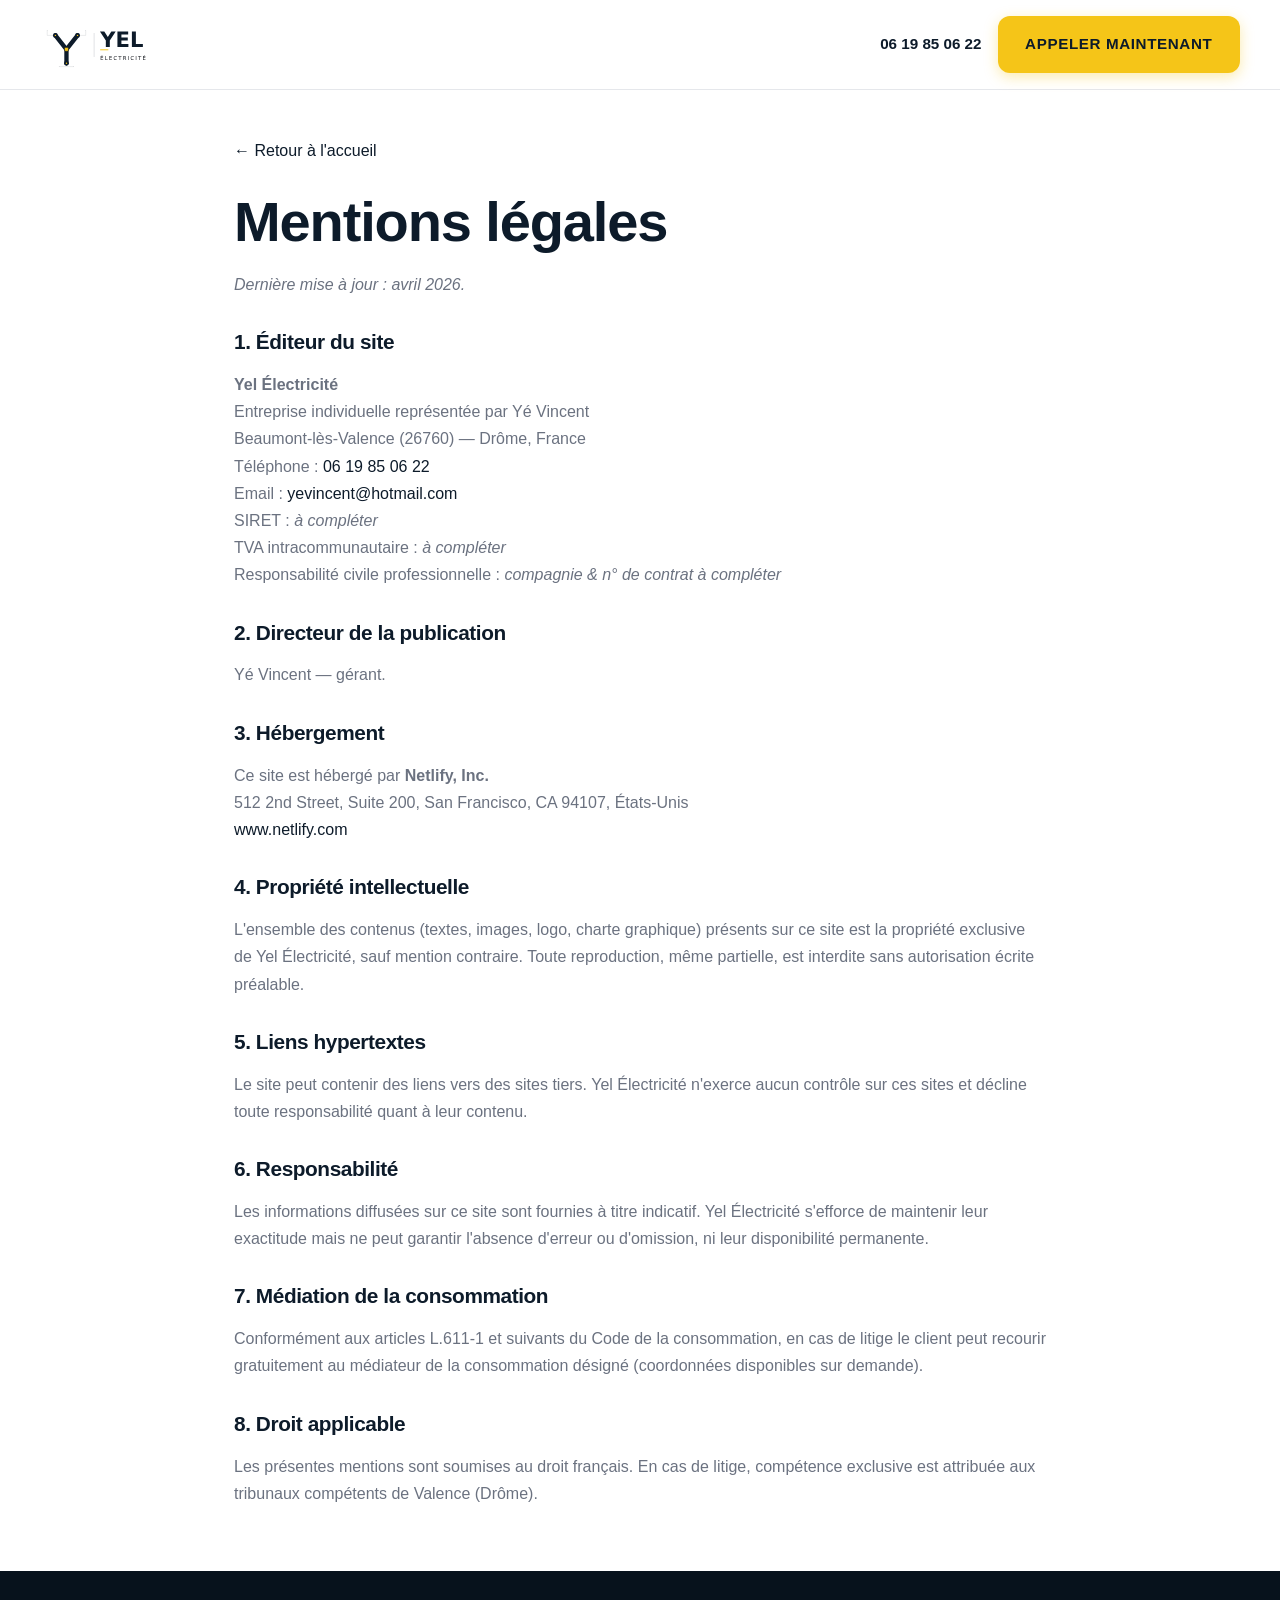
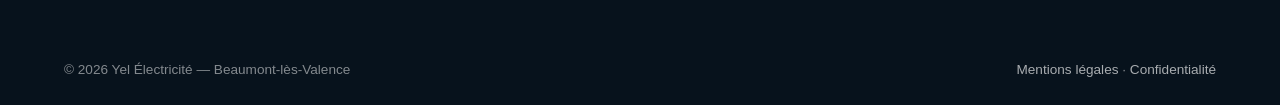
<file: mentions-legales.html>
<!doctype html>
<html lang="fr">
<head>
  <meta charset="utf-8" />
  <meta name="viewport" content="width=device-width, initial-scale=1" />
  <title>Mentions légales — Yel Électricité</title>
  <meta name="description" content="Mentions légales du site Yel Électricité, électricien à Beaumont-lès-Valence (Drôme)." />
  <meta name="robots" content="index,follow" />
  <link rel="icon" href="assets/favicon.ico" sizes="any" />
  <link rel="icon" type="image/png" sizes="32x32" href="assets/favicon-32.png" />
  <link rel="stylesheet" href="https://fonts.googleapis.com/css2?family=Inter:wght@400;500;600;700&display=swap" />
  <link rel="stylesheet" href="assets/css/style.css" />
  <style>
    .legal-page { padding: 3rem 0; }
    .legal-page h2 { font-size: 1.3rem; margin-top: 2rem; }
    .legal-page p, .legal-page li { color: var(--gris); line-height: 1.7; }
    .legal-page .container { max-width: 860px; }
    .back-link { color: var(--bleu); font-weight: 500; margin-bottom: 1.5rem; display: inline-block; }
  </style>
</head>
<body>

<header class="header">
  <div class="container header-inner">
    <a href="index.html" class="logo" aria-label="Yel Électricité — accueil">
      <img src="assets/logos/logo-horizontal.svg" alt="Yel Électricité" />
    </a>
    <div class="header-cta">
      <a href="tel:+33619850622" class="header-phone">06 19 85 06 22</a>
      <a href="tel:+33619850622" class="btn btn-primary">Appeler maintenant</a>
    </div>
  </div>
</header>

<main class="legal-page">
  <div class="container">
    <a href="index.html" class="back-link">← Retour à l'accueil</a>
    <h1>Mentions légales</h1>
    <p><em>Dernière mise à jour : avril 2026.</em></p>

    <h2>1. Éditeur du site</h2>
    <p>
      <strong>Yel Électricité</strong><br>
      Entreprise individuelle représentée par Yé Vincent<br>
      Beaumont-lès-Valence (26760) — Drôme, France<br>
      Téléphone : <a href="tel:+33619850622">06 19 85 06 22</a><br>
      Email : <a href="mailto:yevincent@hotmail.com">yevincent@hotmail.com</a><br>
      SIRET : <em>à compléter</em><br>
      TVA intracommunautaire : <em>à compléter</em><br>
      Responsabilité civile professionnelle : <em>compagnie &amp; n° de contrat à compléter</em>
    </p>

    <h2>2. Directeur de la publication</h2>
    <p>Yé Vincent — gérant.</p>

    <h2>3. Hébergement</h2>
    <p>
      Ce site est hébergé par <strong>Netlify, Inc.</strong><br>
      512 2nd Street, Suite 200, San Francisco, CA 94107, États-Unis<br>
      <a href="https://www.netlify.com" rel="noopener">www.netlify.com</a>
    </p>

    <h2>4. Propriété intellectuelle</h2>
    <p>
      L'ensemble des contenus (textes, images, logo, charte graphique) présents sur ce site est la propriété
      exclusive de Yel Électricité, sauf mention contraire. Toute reproduction, même partielle, est interdite
      sans autorisation écrite préalable.
    </p>

    <h2>5. Liens hypertextes</h2>
    <p>
      Le site peut contenir des liens vers des sites tiers. Yel Électricité n'exerce aucun contrôle sur ces sites
      et décline toute responsabilité quant à leur contenu.
    </p>

    <h2>6. Responsabilité</h2>
    <p>
      Les informations diffusées sur ce site sont fournies à titre indicatif. Yel Électricité s'efforce de maintenir
      leur exactitude mais ne peut garantir l'absence d'erreur ou d'omission, ni leur disponibilité permanente.
    </p>

    <h2>7. Médiation de la consommation</h2>
    <p>
      Conformément aux articles L.611-1 et suivants du Code de la consommation, en cas de litige le client peut
      recourir gratuitement au médiateur de la consommation désigné (coordonnées disponibles sur demande).
    </p>

    <h2>8. Droit applicable</h2>
    <p>
      Les présentes mentions sont soumises au droit français. En cas de litige, compétence exclusive est attribuée
      aux tribunaux compétents de Valence (Drôme).
    </p>
  </div>
</main>

<footer class="footer">
  <div class="container">
    <div class="footer-bottom" style="border:none">
      <div>© <span id="year">2026</span> Yel Électricité — Beaumont-lès-Valence</div>
      <div>
        <a href="mentions-legales.html">Mentions légales</a> · <a href="politique-confidentialite.html">Confidentialité</a>
      </div>
    </div>
  </div>
</footer>

<script>document.getElementById("year").textContent = new Date().getFullYear();</script>
</body>
</html>
</file>
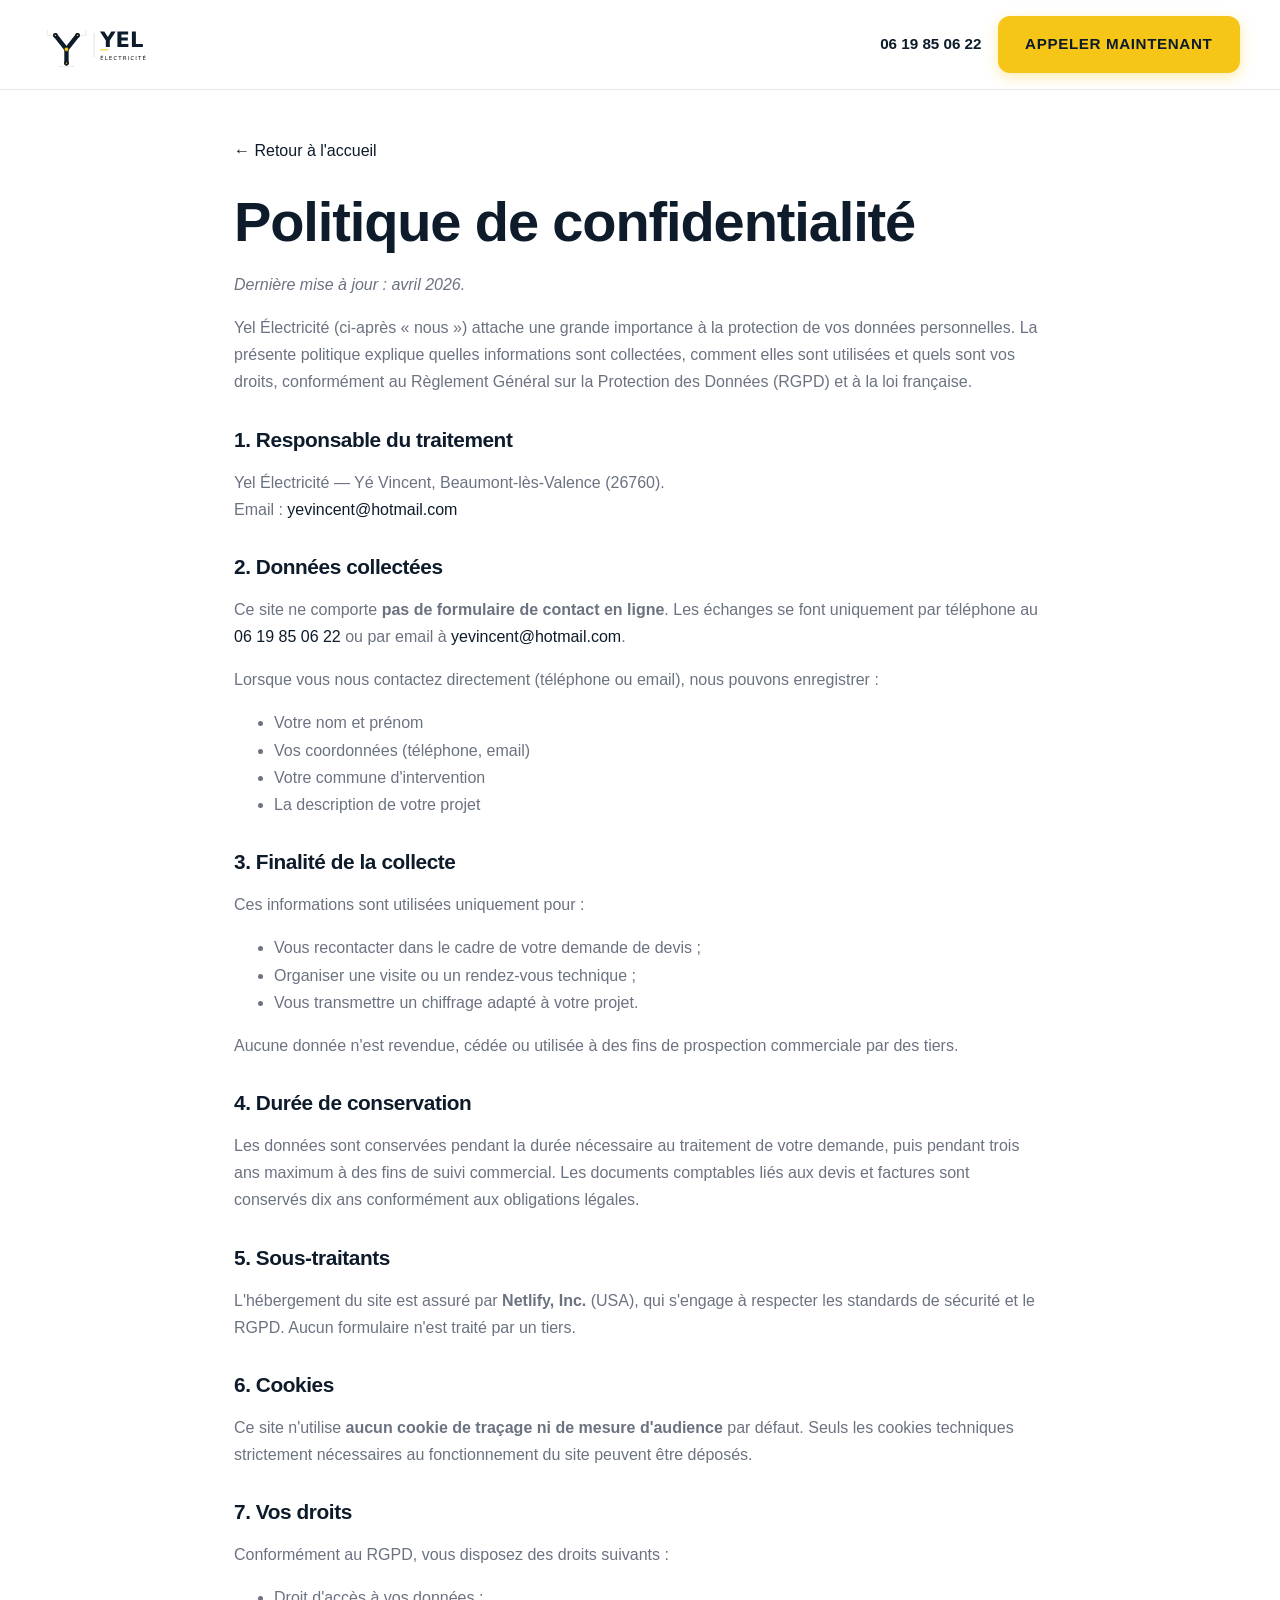
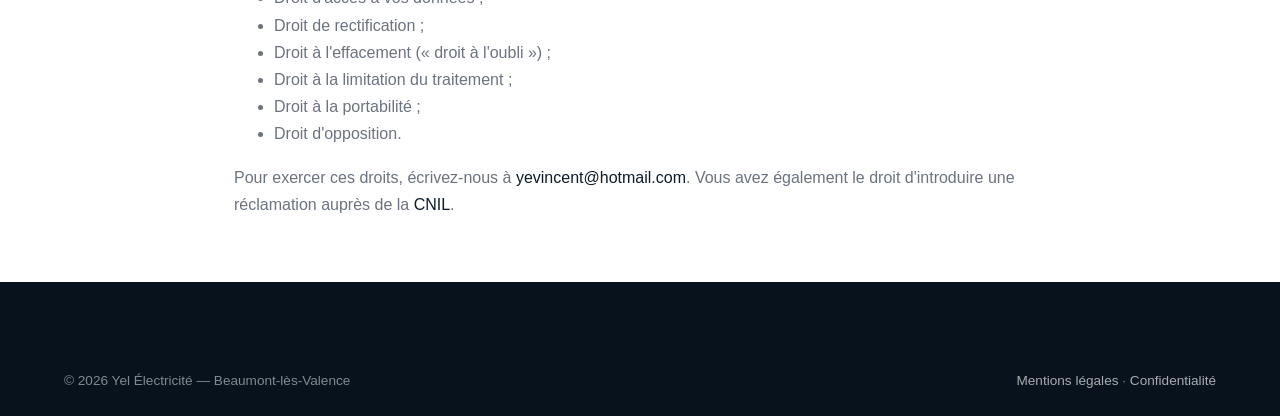
<file: politique-confidentialite.html>
<!doctype html>
<html lang="fr">
<head>
  <meta charset="utf-8" />
  <meta name="viewport" content="width=device-width, initial-scale=1" />
  <title>Politique de confidentialité — Yel Électricité</title>
  <meta name="description" content="Politique de confidentialité et RGPD du site Yel Électricité." />
  <meta name="robots" content="index,follow" />
  <link rel="icon" href="assets/favicon.ico" sizes="any" />
  <link rel="icon" type="image/png" sizes="32x32" href="assets/favicon-32.png" />
  <link rel="stylesheet" href="https://fonts.googleapis.com/css2?family=Inter:wght@400;500;600;700&display=swap" />
  <link rel="stylesheet" href="assets/css/style.css" />
  <style>
    .legal-page { padding: 3rem 0; }
    .legal-page h2 { font-size: 1.3rem; margin-top: 2rem; }
    .legal-page p, .legal-page li { color: var(--gris); line-height: 1.7; }
    .legal-page .container { max-width: 860px; }
    .back-link { color: var(--bleu); font-weight: 500; margin-bottom: 1.5rem; display: inline-block; }
  </style>
</head>
<body>

<header class="header">
  <div class="container header-inner">
    <a href="index.html" class="logo" aria-label="Yel Électricité — accueil">
      <img src="assets/logos/logo-horizontal.svg" alt="Yel Électricité" />
    </a>
    <div class="header-cta">
      <a href="tel:+33619850622" class="header-phone">06 19 85 06 22</a>
      <a href="tel:+33619850622" class="btn btn-primary">Appeler maintenant</a>
    </div>
  </div>
</header>

<main class="legal-page">
  <div class="container">
    <a href="index.html" class="back-link">← Retour à l'accueil</a>
    <h1>Politique de confidentialité</h1>
    <p><em>Dernière mise à jour : avril 2026.</em></p>

    <p>
      Yel Électricité (ci-après « nous ») attache une grande importance à la protection de vos données personnelles.
      La présente politique explique quelles informations sont collectées, comment elles sont utilisées et quels
      sont vos droits, conformément au Règlement Général sur la Protection des Données (RGPD) et à la loi française.
    </p>

    <h2>1. Responsable du traitement</h2>
    <p>
      Yel Électricité — Yé Vincent, Beaumont-lès-Valence (26760).<br>
      Email : <a href="mailto:yevincent@hotmail.com">yevincent@hotmail.com</a>
    </p>

    <h2>2. Données collectées</h2>
    <p>
      Ce site ne comporte <strong>pas de formulaire de contact en ligne</strong>. Les échanges
      se font uniquement par téléphone au <a href="tel:+33619850622">06 19 85 06 22</a>
      ou par email à <a href="mailto:yevincent@hotmail.com">yevincent@hotmail.com</a>.
    </p>
    <p>Lorsque vous nous contactez directement (téléphone ou email), nous pouvons enregistrer&nbsp;:</p>
    <ul>
      <li>Votre nom et prénom</li>
      <li>Vos coordonnées (téléphone, email)</li>
      <li>Votre commune d'intervention</li>
      <li>La description de votre projet</li>
    </ul>

    <h2>3. Finalité de la collecte</h2>
    <p>Ces informations sont utilisées uniquement pour&nbsp;:</p>
    <ul>
      <li>Vous recontacter dans le cadre de votre demande de devis ;</li>
      <li>Organiser une visite ou un rendez-vous technique ;</li>
      <li>Vous transmettre un chiffrage adapté à votre projet.</li>
    </ul>
    <p>Aucune donnée n'est revendue, cédée ou utilisée à des fins de prospection commerciale par des tiers.</p>

    <h2>4. Durée de conservation</h2>
    <p>
      Les données sont conservées pendant la durée nécessaire au traitement de votre demande, puis pendant
      trois ans maximum à des fins de suivi commercial. Les documents comptables liés aux devis et factures
      sont conservés dix ans conformément aux obligations légales.
    </p>

    <h2>5. Sous-traitants</h2>
    <p>L'hébergement du site est assuré par <strong>Netlify, Inc.</strong> (USA), qui s'engage à respecter les standards de sécurité et le RGPD. Aucun formulaire n'est traité par un tiers.</p>

    <h2>6. Cookies</h2>
    <p>
      Ce site n'utilise <strong>aucun cookie de traçage ni de mesure d'audience</strong> par défaut.
      Seuls les cookies techniques strictement nécessaires au fonctionnement du site peuvent être déposés.
    </p>

    <h2>7. Vos droits</h2>
    <p>Conformément au RGPD, vous disposez des droits suivants :</p>
    <ul>
      <li>Droit d'accès à vos données ;</li>
      <li>Droit de rectification ;</li>
      <li>Droit à l'effacement (« droit à l'oubli ») ;</li>
      <li>Droit à la limitation du traitement ;</li>
      <li>Droit à la portabilité ;</li>
      <li>Droit d'opposition.</li>
    </ul>
    <p>
      Pour exercer ces droits, écrivez-nous à <a href="mailto:yevincent@hotmail.com">yevincent@hotmail.com</a>.
      Vous avez également le droit d'introduire une réclamation auprès de la
      <a href="https://www.cnil.fr" rel="noopener">CNIL</a>.
    </p>
  </div>
</main>

<footer class="footer">
  <div class="container">
    <div class="footer-bottom" style="border:none">
      <div>© <span id="year">2026</span> Yel Électricité — Beaumont-lès-Valence</div>
      <div>
        <a href="mentions-legales.html">Mentions légales</a> · <a href="politique-confidentialite.html">Confidentialité</a>
      </div>
    </div>
  </div>
</footer>

<script>document.getElementById("year").textContent = new Date().getFullYear();</script>
</body>
</html>
</file>
<file: assets/css/style.css>
/* ==========================================================================
   YEL ÉLECTRICITÉ — Feuille de style principale
   Palette officielle (skill yel-electricite) :
   Primaire : #F5C518 (jaune électrique)
   Secondaire : #0D1B2A (bleu nuit)
   Texte : #1A1A1A | Gris clair : #F4F4F4 | Gris anthracite : #2D2D2D
   Typographie : Montserrat (titres / boutons) + Open Sans (corps)
   ========================================================================== */

/* ---------- Variables ---------- */
:root {
  --bleu: #0D1B2A;
  --bleu-clair: #14283F;
  --bleu-sombre: #07121C;
  --jaune: #F5C518;
  --jaune-fonce: #D6A811;
  --vert-succes: #2ECC71;
  --noir: #1A1A1A;
  --gris-anthracite: #2D2D2D;
  --gris: #6B7280;
  --gris-clair: #F4F4F4;
  --gris-bord: #E5E7EB;
  --blanc: #FFFFFF;

  --max-w: 1200px;
  --radius: 12px;
  --radius-lg: 20px;
  --shadow-sm: 0 1px 2px rgba(13,27,42,.06);
  --shadow: 0 4px 16px rgba(13,27,42,.08);
  --shadow-lg: 0 12px 40px rgba(13,27,42,.15);

  --font-body: "Open Sans", -apple-system, BlinkMacSystemFont, "Segoe UI", Roboto, sans-serif;
  --font-title: "Montserrat", -apple-system, BlinkMacSystemFont, "Segoe UI", Roboto, sans-serif;

  --space-xs: 0.5rem;
  --space-sm: 1rem;
  --space-md: 1.5rem;
  --space-lg: 2.5rem;
  --space-xl: 4rem;
  --space-2xl: 6rem;
}

/* ---------- Reset & base ---------- */
*, *::before, *::after { box-sizing: border-box; }
html { scroll-behavior: smooth; -webkit-text-size-adjust: 100%; }
body {
  margin: 0;
  font-family: var(--font-body);
  font-size: 16px;
  line-height: 1.6;
  color: var(--noir);
  background: var(--blanc);
  -webkit-font-smoothing: antialiased;
  -moz-osx-font-smoothing: grayscale;
}
img, svg { max-width: 100%; height: auto; display: block; }
a { color: var(--bleu); text-decoration: none; transition: color .2s; }
a:hover { color: var(--jaune-fonce); }
h1, h2, h3, h4 { font-family: var(--font-title); color: var(--bleu); font-weight: 700; line-height: 1.2; margin: 0 0 var(--space-sm); letter-spacing: -0.02em; }
h1 { font-size: clamp(2rem, 5vw, 3.5rem); }
h2 { font-size: clamp(1.75rem, 4vw, 2.5rem); }
h3 { font-size: 1.25rem; }
p { margin: 0 0 var(--space-sm); }

/* ---------- Layout ---------- */
.container {
  max-width: var(--max-w);
  margin: 0 auto;
  padding: 0 var(--space-md);
}
section { padding: var(--space-2xl) 0; }
@media (max-width: 768px) {
  section { padding: var(--space-xl) 0; }
}

/* ---------- Boutons ---------- */
.btn {
  display: inline-flex;
  align-items: center;
  gap: 0.5rem;
  padding: 0.9rem 1.6rem;
  border-radius: var(--radius);
  font-family: var(--font-title);
  font-weight: 700;
  font-size: 0.95rem;
  letter-spacing: 0.04em;
  text-transform: uppercase;
  border: 2px solid transparent;
  cursor: pointer;
  transition: all .25s cubic-bezier(.4,0,.2,1);
  text-align: center;
  white-space: nowrap;
}
.btn-primary {
  background: var(--jaune);
  color: var(--bleu);
  box-shadow: 0 4px 14px rgba(245,197,24,.35);
}
.btn-primary:hover {
  background: var(--jaune-fonce);
  color: var(--bleu);
  transform: translateY(-2px);
  box-shadow: 0 8px 20px rgba(245,197,24,.5);
}
.btn-secondary {
  background: var(--bleu);
  color: var(--blanc);
}
.btn-secondary:hover {
  background: var(--bleu-clair);
  color: var(--blanc);
  transform: translateY(-2px);
}
.btn-outline {
  background: transparent;
  color: var(--bleu);
  border-color: var(--bleu);
}
.btn-outline:hover {
  background: var(--bleu);
  color: var(--blanc);
}
.btn-lg { padding: 1.1rem 2rem; font-size: 1.05rem; }

/* ---------- Header ---------- */
.header {
  position: sticky;
  top: 0;
  z-index: 100;
  background: rgba(255,255,255,0.95);
  backdrop-filter: blur(10px);
  -webkit-backdrop-filter: blur(10px);
  border-bottom: 1px solid var(--gris-bord);
}
.header-inner {
  display: flex;
  align-items: center;
  justify-content: space-between;
  padding: 1rem 0;
  gap: var(--space-md);
}
.logo img { height: 48px; width: auto; }
.nav { display: flex; align-items: center; gap: 2rem; }
.nav a {
  color: var(--noir);
  font-weight: 500;
  font-size: 0.95rem;
  position: relative;
}
.nav a:hover { color: var(--bleu); }
.nav a::after {
  content: "";
  position: absolute;
  bottom: -6px;
  left: 0;
  width: 0;
  height: 2px;
  background: var(--jaune);
  transition: width .25s;
}
.nav a:hover::after { width: 100%; }

.header-cta { display: flex; align-items: center; gap: 1rem; }
.header-phone {
  display: inline-flex;
  align-items: center;
  gap: 0.5rem;
  font-weight: 600;
  color: var(--bleu);
  font-size: 0.95rem;
}
.header-phone:hover { color: var(--jaune-fonce); }

.burger {
  display: none;
  background: none;
  border: none;
  cursor: pointer;
  padding: 0.5rem;
  color: var(--bleu);
}
.burger svg { width: 28px; height: 28px; }

@media (max-width: 900px) {
  .nav, .header-cta .btn { display: none; }
  .burger { display: block; }
  .nav.is-open {
    display: flex;
    flex-direction: column;
    position: fixed;
    inset: 72px 0 0 0;
    background: var(--blanc);
    padding: 2rem var(--space-md);
    gap: 1.25rem;
    align-items: stretch;
    border-top: 1px solid var(--gris-bord);
    overflow-y: auto;
  }
  .nav.is-open a { font-size: 1.1rem; padding: 0.5rem 0; border-bottom: 1px solid var(--gris-bord); }
  .nav.is-open a::after { display: none; }
  .nav.is-open .btn { display: inline-flex; margin-top: 1rem; justify-content: center; }
}

/* ---------- Hero ---------- */
.hero {
  background: linear-gradient(135deg, var(--bleu-sombre) 0%, var(--bleu) 100%);
  color: var(--blanc);
  padding: var(--space-2xl) 0;
  overflow: hidden;
  position: relative;
}
.hero::before {
  content: "";
  position: absolute;
  right: -10%;
  top: 10%;
  width: 500px;
  height: 500px;
  background: radial-gradient(circle, rgba(245,197,24,.15) 0%, transparent 70%);
  pointer-events: none;
}
.hero-grid {
  display: grid;
  grid-template-columns: 1fr 1fr;
  gap: var(--space-xl);
  align-items: center;
  position: relative;
}
.hero-badge {
  display: inline-flex;
  align-items: center;
  gap: 0.5rem;
  background: rgba(245,197,24,.15);
  color: var(--jaune);
  padding: 0.4rem 0.9rem;
  border-radius: 50px;
  font-size: 0.85rem;
  font-weight: 600;
  margin-bottom: 1.25rem;
  border: 1px solid rgba(245,197,24,.3);
  font-family: var(--font-title);
  letter-spacing: 0.03em;
}

/* ---------- Réassurance (badges Certifié / Rapide / Gratuit) ---------- */
.reassurance {
  padding: var(--space-lg) 0;
  background: var(--gris-clair);
  border-top: 3px solid var(--jaune);
}
.reassurance-grid {
  display: grid;
  grid-template-columns: repeat(3, 1fr);
  gap: 1.25rem;
}
.reassurance-item {
  background: var(--blanc);
  border: 1px solid var(--gris-bord);
  border-radius: var(--radius);
  padding: 1.25rem 1.4rem;
  display: flex;
  align-items: center;
  gap: 1rem;
}
.reassurance-badge {
  width: 48px;
  height: 48px;
  flex-shrink: 0;
  border-radius: 12px;
  background: var(--jaune);
  color: var(--bleu);
  display: flex;
  align-items: center;
  justify-content: center;
}
.reassurance-badge svg { width: 26px; height: 26px; }
.reassurance-text strong {
  display: block;
  font-family: var(--font-title);
  color: var(--bleu);
  font-size: 1rem;
  margin-bottom: 0.1rem;
}
.reassurance-text span { color: var(--gris); font-size: 0.88rem; }
@media (max-width: 768px) {
  .reassurance-grid { grid-template-columns: 1fr; gap: 0.75rem; }
}

/* ---------- Form : radios & file ---------- */
.form-group .radio-row {
  display: flex;
  gap: 1rem;
  flex-wrap: wrap;
  margin-top: 0.25rem;
}
.form-group .radio-row label {
  display: inline-flex;
  align-items: center;
  gap: 0.4rem;
  font-weight: 500;
  color: var(--noir);
  margin: 0;
  cursor: pointer;
  font-size: 0.95rem;
}
.form-group .radio-row input[type="radio"] {
  width: auto;
  margin: 0;
  accent-color: var(--jaune);
}
.form-group input[type="file"] {
  padding: 0.55rem;
  background: var(--gris-clair);
  border-style: dashed;
  cursor: pointer;
  font-size: 0.9rem;
}
.form-hint {
  display: block;
  font-size: 0.8rem;
  color: var(--gris);
  margin-top: 0.3rem;
}
.hero h1 { color: var(--blanc); margin-bottom: 1.5rem; }
.hero h1 span { color: var(--jaune); }
.hero-lede {
  font-size: 1.15rem;
  color: rgba(255,255,255,.85);
  margin-bottom: 2rem;
  max-width: 520px;
}
.hero-actions { display: flex; gap: 1rem; flex-wrap: wrap; }
.hero-trust {
  display: flex;
  gap: 2rem;
  margin-top: 2.5rem;
  flex-wrap: wrap;
}
.hero-trust-item {
  display: flex;
  align-items: center;
  gap: 0.6rem;
  font-size: 0.9rem;
  color: rgba(255,255,255,.8);
}
.hero-trust-item svg { width: 20px; height: 20px; color: var(--jaune); flex-shrink: 0; }

.hero-visual {
  display: flex;
  justify-content: center;
  align-items: center;
}
.hero-visual-card {
  background: rgba(255,255,255,.05);
  backdrop-filter: blur(20px);
  border: 1px solid rgba(255,255,255,.12);
  border-radius: var(--radius-lg);
  padding: 2.5rem;
  text-align: center;
  position: relative;
  max-width: 400px;
  width: 100%;
}
.hero-visual-card img { width: 180px; margin: 0 auto 1.5rem; }
.hero-visual-card .price-tag {
  display: inline-block;
  background: var(--jaune);
  color: var(--bleu);
  padding: 0.6rem 1.2rem;
  border-radius: 50px;
  font-weight: 700;
  font-size: 1rem;
  margin-bottom: 0.75rem;
}
.hero-visual-card p { color: rgba(255,255,255,.85); margin: 0; font-size: 0.95rem; }

@media (max-width: 900px) {
  .hero-grid { grid-template-columns: 1fr; gap: var(--space-lg); }
  .hero-visual { order: -1; }
  .hero-visual-card { padding: 1.75rem; }
  .hero-visual-card img { width: 130px; }
}

/* ---------- Section titles ---------- */
.section-intro {
  text-align: center;
  max-width: 720px;
  margin: 0 auto var(--space-xl);
}
.section-intro .eyebrow {
  display: inline-block;
  color: var(--jaune-fonce);
  font-weight: 600;
  font-size: 0.85rem;
  letter-spacing: 0.12em;
  text-transform: uppercase;
  margin-bottom: 0.75rem;
}
.section-intro p {
  color: var(--gris);
  font-size: 1.1rem;
}

/* ---------- Services ---------- */
.services-grid {
  display: grid;
  grid-template-columns: repeat(auto-fit, minmax(280px, 1fr));
  gap: 1.5rem;
}
.service-card {
  background: var(--blanc);
  border: 1px solid var(--gris-bord);
  border-radius: var(--radius-lg);
  padding: 2rem;
  transition: all .3s cubic-bezier(.4,0,.2,1);
  position: relative;
  overflow: hidden;
}
.service-card::before {
  content: "";
  position: absolute;
  inset: 0;
  background: linear-gradient(135deg, rgba(245,197,24,0) 0%, rgba(245,197,24,.05) 100%);
  opacity: 0;
  transition: opacity .3s;
  pointer-events: none;
}
.service-card:hover {
  border-color: var(--jaune);
  transform: translateY(-4px);
  box-shadow: var(--shadow-lg);
}
.service-card:hover::before { opacity: 1; }
.service-icon {
  width: 64px;
  height: 64px;
  background: var(--gris-clair);
  border-radius: 14px;
  display: flex;
  align-items: center;
  justify-content: center;
  margin-bottom: 1.25rem;
  transition: background .3s;
}
.service-card:hover .service-icon { background: var(--jaune); }
.service-icon img { width: 40px; height: 40px; }
.service-card h3 { margin-bottom: 0.5rem; }
.service-card p { color: var(--gris); font-size: 0.95rem; margin: 0; }

/* ---------- À propos ---------- */
.about {
  background: var(--gris-clair);
}
.about-grid {
  display: grid;
  grid-template-columns: 1fr 1.2fr;
  gap: var(--space-xl);
  align-items: center;
}
.about-visual {
  position: relative;
  aspect-ratio: 4/5;
  background: linear-gradient(135deg, var(--bleu) 0%, var(--bleu-clair) 100%);
  border-radius: var(--radius-lg);
  display: flex;
  align-items: center;
  justify-content: center;
  overflow: hidden;
}
.about-visual::after {
  content: "";
  position: absolute;
  inset: 0;
  background: radial-gradient(circle at 70% 30%, rgba(245,197,24,.2), transparent 60%);
}
.about-visual-initials {
  font-size: clamp(5rem, 12vw, 9rem);
  font-weight: 700;
  color: var(--jaune);
  letter-spacing: -0.05em;
  position: relative;
  z-index: 1;
  font-family: var(--font-title);
}
.about-content h2 { margin-bottom: 0.5rem; }
.about-content .title {
  color: var(--jaune-fonce);
  font-weight: 600;
  font-size: 0.95rem;
  letter-spacing: 0.08em;
  text-transform: uppercase;
  margin-bottom: 1rem;
}
.about-content p { color: var(--gris); font-size: 1.05rem; }
.about-quote {
  border-left: 4px solid var(--jaune);
  padding: 0.5rem 0 0.5rem 1.25rem;
  margin: 1.5rem 0;
  font-style: italic;
  color: var(--bleu);
  font-weight: 500;
}
.about-stats {
  display: grid;
  grid-template-columns: repeat(3, 1fr);
  gap: 1rem;
  margin-top: 2rem;
  padding-top: 2rem;
  border-top: 1px solid var(--gris-bord);
}
.about-stat .number {
  font-size: 2rem;
  font-weight: 700;
  color: var(--bleu);
  line-height: 1;
  margin-bottom: 0.25rem;
}
.about-stat .label {
  font-size: 0.85rem;
  color: var(--gris);
}

@media (max-width: 900px) {
  .about-grid { grid-template-columns: 1fr; gap: var(--space-md); }
  .about-visual { aspect-ratio: 16/10; max-height: 280px; }
}

/* ---------- Pourquoi nous / trust ---------- */
.trust-grid {
  display: grid;
  grid-template-columns: repeat(auto-fit, minmax(240px, 1fr));
  gap: 1.5rem;
}
.trust-card {
  text-align: center;
  padding: 2rem 1.25rem;
  border-radius: var(--radius);
  background: var(--blanc);
  border: 1px solid var(--gris-bord);
}
.trust-icon {
  width: 56px;
  height: 56px;
  background: var(--jaune);
  color: var(--bleu);
  border-radius: 50%;
  display: flex;
  align-items: center;
  justify-content: center;
  margin: 0 auto 1rem;
}
.trust-icon svg { width: 28px; height: 28px; }
.trust-card h3 { font-size: 1.1rem; margin-bottom: 0.5rem; }
.trust-card p { color: var(--gris); font-size: 0.9rem; margin: 0; }

/* ---------- Zone intervention ---------- */
.zone {
  background: var(--bleu);
  color: var(--blanc);
  position: relative;
  overflow: hidden;
}
.zone::before {
  content: "";
  position: absolute;
  left: -10%;
  bottom: -30%;
  width: 60%;
  height: 140%;
  background: radial-gradient(circle, rgba(245,197,24,.08), transparent 60%);
}
.zone h2 { color: var(--blanc); }
.zone .section-intro p { color: rgba(255,255,255,.8); }
.zone-grid {
  display: grid;
  grid-template-columns: 1fr 1fr;
  gap: var(--space-xl);
  align-items: center;
  position: relative;
}
.zone-map {
  aspect-ratio: 4/3;
  background: rgba(255,255,255,.05);
  border: 1px solid rgba(255,255,255,.1);
  border-radius: var(--radius-lg);
  display: flex;
  align-items: center;
  justify-content: center;
  position: relative;
  padding: 2rem;
}
.zone-map svg { width: 100%; height: 100%; }
.zone-content h3 { color: var(--jaune); margin-bottom: 1rem; }
.zone-communes {
  display: flex;
  flex-wrap: wrap;
  gap: 0.6rem;
  margin: 1.5rem 0 2rem;
}
.zone-commune {
  display: inline-block;
  padding: 0.4rem 0.9rem;
  background: rgba(255,255,255,.08);
  border: 1px solid rgba(255,255,255,.15);
  border-radius: 50px;
  font-size: 0.85rem;
  color: rgba(255,255,255,.9);
}
.zone-note {
  color: rgba(255,255,255,.7);
  font-size: 0.95rem;
  margin-top: 1rem;
}

@media (max-width: 900px) {
  .zone-grid { grid-template-columns: 1fr; }
  .zone-map { aspect-ratio: 16/10; }
}

/* ---------- Avis ---------- */
.testimonials-grid {
  display: grid;
  grid-template-columns: repeat(auto-fit, minmax(280px, 1fr));
  gap: 1.5rem;
}
.testimonial {
  background: var(--blanc);
  border: 2px dashed var(--gris-bord);
  border-radius: var(--radius-lg);
  padding: 2rem;
  text-align: center;
  color: var(--gris);
}
.testimonial-placeholder {
  font-style: italic;
}
.testimonial-placeholder::before {
  content: "✎";
  display: block;
  font-size: 2rem;
  color: var(--gris-bord);
  margin-bottom: 0.75rem;
  font-style: normal;
}

/* ---------- Avis (variante remplie) ---------- */
.testimonial-filled {
  background: var(--blanc);
  border: 1px solid var(--gris-bord);
  border-radius: var(--radius-lg);
  padding: 2rem;
  text-align: left;
  box-shadow: var(--shadow-sm);
  display: flex;
  flex-direction: column;
  gap: 0.9rem;
}
.testimonial-filled .stars {
  color: var(--jaune);
  font-size: 1.1rem;
  letter-spacing: 2px;
}
.testimonial-filled .quote {
  color: var(--noir);
  font-size: 1rem;
  line-height: 1.6;
  margin: 0;
  flex: 1;
}
.testimonial-filled .author {
  display: flex;
  align-items: center;
  gap: 0.75rem;
  padding-top: 0.75rem;
  border-top: 1px solid var(--gris-bord);
}
.testimonial-filled .avatar {
  width: 42px;
  height: 42px;
  border-radius: 50%;
  background: var(--bleu);
  color: var(--jaune);
  display: flex;
  align-items: center;
  justify-content: center;
  font-weight: 700;
  font-size: 1rem;
}
.testimonial-filled .author-meta {
  display: flex;
  flex-direction: column;
  line-height: 1.3;
}
.testimonial-filled .name { font-weight: 600; color: var(--bleu); font-size: 0.95rem; }
.testimonial-filled .commune { font-size: 0.82rem; color: var(--gris); }

/* ---------- Actualités ---------- */
.actus-grid {
  display: grid;
  grid-template-columns: repeat(auto-fit, minmax(300px, 1fr));
  gap: 1.5rem;
}
.actu-card {
  background: var(--blanc);
  border: 1px solid var(--gris-bord);
  border-radius: var(--radius-lg);
  overflow: hidden;
  transition: transform .25s, box-shadow .25s;
  display: flex;
  flex-direction: column;
}
.actu-card:hover {
  transform: translateY(-3px);
  box-shadow: var(--shadow-lg);
}
.actu-card .actu-image {
  aspect-ratio: 16/10;
  background: linear-gradient(135deg, var(--bleu) 0%, var(--bleu-clair) 100%);
  background-size: cover;
  background-position: center;
  position: relative;
}
.actu-card .actu-image::after {
  content: "";
  position: absolute;
  inset: 0;
  background: radial-gradient(circle at 70% 30%, rgba(245,197,24,.15), transparent 60%);
  pointer-events: none;
}
.actu-card .actu-no-image {
  aspect-ratio: 16/10;
  background: linear-gradient(135deg, var(--bleu) 0%, var(--bleu-clair) 100%);
  display: flex;
  align-items: center;
  justify-content: center;
  color: var(--jaune);
  font-size: 2.5rem;
}
.actu-card .actu-body {
  padding: 1.5rem 1.75rem;
  display: flex;
  flex-direction: column;
  gap: 0.5rem;
  flex: 1;
}
.actu-card .actu-date {
  font-size: 0.82rem;
  color: var(--jaune-fonce);
  font-weight: 600;
  letter-spacing: 0.05em;
  text-transform: uppercase;
}
.actu-card h3 {
  font-size: 1.15rem;
  margin: 0;
}
.actu-card p {
  color: var(--gris);
  font-size: 0.95rem;
  margin: 0;
  flex: 1;
}
.actu-card .actu-body details {
  margin-top: 0.25rem;
}
.actu-card .actu-body details summary {
  cursor: pointer;
  color: var(--bleu);
  font-weight: 600;
  font-size: 0.9rem;
  list-style: none;
  display: inline-flex;
  align-items: center;
  gap: 0.35rem;
  user-select: none;
}
.actu-card .actu-body details summary::-webkit-details-marker { display: none; }
.actu-card .actu-body details summary::after {
  content: "↓";
  transition: transform .2s;
  display: inline-block;
}
.actu-card .actu-body details[open] summary::after { transform: rotate(180deg); }
.actu-card .actu-body details .actu-content {
  padding-top: 0.75rem;
  color: var(--noir);
  font-size: 0.95rem;
  line-height: 1.6;
}
.actu-card .actu-body details .actu-content p { color: var(--noir); margin-bottom: 0.5rem; }
.actu-card .actu-body details .actu-content :is(h3,h4) {
  font-size: 1rem; margin: 0.75rem 0 0.35rem;
}

/* ---------- FAQ ---------- */
.faq-list { max-width: 780px; margin: 0 auto; }
.faq-item {
  border-bottom: 1px solid var(--gris-bord);
}
.faq-question {
  width: 100%;
  background: none;
  border: none;
  padding: 1.25rem 0;
  font-size: 1.05rem;
  font-weight: 600;
  color: var(--bleu);
  text-align: left;
  cursor: pointer;
  display: flex;
  justify-content: space-between;
  align-items: center;
  gap: 1rem;
  font-family: inherit;
}
.faq-question:hover { color: var(--jaune-fonce); }
.faq-icon {
  flex-shrink: 0;
  width: 24px;
  height: 24px;
  transition: transform .25s;
  color: var(--jaune-fonce);
}
.faq-item.is-open .faq-icon { transform: rotate(45deg); }
.faq-answer {
  max-height: 0;
  overflow: hidden;
  transition: max-height .3s ease;
  color: var(--gris);
}
.faq-item.is-open .faq-answer { max-height: 400px; }
.faq-answer-inner { padding: 0 0 1.25rem; }

/* ---------- Contact / Formulaire ---------- */
.contact {
  background: var(--gris-clair);
}
.contact-grid {
  display: grid;
  grid-template-columns: 1fr 1.3fr;
  gap: var(--space-xl);
  align-items: flex-start;
}
.contact-info h2 { margin-bottom: 1rem; }
.contact-info p { color: var(--gris); font-size: 1.05rem; margin-bottom: 2rem; }
.contact-list { list-style: none; padding: 0; margin: 0; }
.contact-list li {
  display: flex;
  align-items: flex-start;
  gap: 1rem;
  padding: 1rem 0;
  border-bottom: 1px solid var(--gris-bord);
}
.contact-list li:last-child { border-bottom: none; }
.contact-list .icon {
  width: 44px;
  height: 44px;
  border-radius: 10px;
  background: var(--jaune);
  color: var(--bleu);
  display: flex;
  align-items: center;
  justify-content: center;
  flex-shrink: 0;
}
.contact-list .icon svg { width: 22px; height: 22px; }
.contact-list .meta { font-size: 0.85rem; color: var(--gris); }
.contact-list .value { font-weight: 600; color: var(--bleu); font-size: 1.05rem; }
.contact-list a.value:hover { color: var(--jaune-fonce); }

/* ---------- Call card (remplace le formulaire — contact direct) ---------- */
.call-card {
  background: linear-gradient(180deg, var(--blanc) 0%, #FBFAF5 100%);
  border-radius: var(--radius-lg);
  padding: 2.5rem;
  box-shadow: var(--shadow);
  border: 1px solid rgba(245,197,24,0.25);
  display: flex;
  flex-direction: column;
  gap: 1.25rem;
}
.call-card-eyebrow {
  font-family: var(--font-title);
  font-size: 0.8rem;
  font-weight: 700;
  letter-spacing: 0.14em;
  text-transform: uppercase;
  color: var(--jaune-fonce);
}
.call-card h3 {
  margin: 0;
  font-size: 1.55rem;
  line-height: 1.25;
  color: var(--bleu);
}
.call-card p.lede {
  color: var(--gris);
  margin: 0;
  font-size: 0.98rem;
}
.call-cta {
  display: flex;
  align-items: center;
  gap: 1rem;
  background: var(--bleu);
  color: var(--blanc);
  padding: 1.25rem 1.4rem;
  border-radius: var(--radius-lg);
  text-decoration: none;
  transition: transform .2s ease, box-shadow .2s ease, background .2s ease;
  box-shadow: 0 8px 24px rgba(13,27,42,0.18);
}
.call-cta:hover {
  transform: translateY(-2px);
  background: #13263B;
  box-shadow: 0 12px 30px rgba(13,27,42,0.28);
  color: var(--blanc);
}
.call-cta svg { color: var(--jaune); flex-shrink: 0; }
.call-cta span { display: flex; flex-direction: column; line-height: 1.15; }
.call-cta small {
  font-size: 0.78rem;
  text-transform: uppercase;
  letter-spacing: 0.08em;
  color: rgba(255,255,255,0.75);
  font-weight: 500;
  margin-bottom: 0.2rem;
}
.call-cta strong {
  font-family: var(--font-title);
  font-size: 1.8rem;
  font-weight: 800;
  letter-spacing: 0.02em;
}
.call-divider {
  display: flex;
  align-items: center;
  gap: 0.75rem;
  color: var(--gris);
  font-size: 0.85rem;
  text-transform: uppercase;
  letter-spacing: 0.12em;
}
.call-divider::before,
.call-divider::after {
  content: "";
  flex: 1;
  height: 1px;
  background: var(--gris-bord);
}
.call-email {
  display: inline-flex;
  align-items: center;
  gap: 0.55rem;
  color: var(--bleu);
  font-weight: 600;
  text-decoration: none;
  font-size: 1.02rem;
  padding: 0.85rem 1rem;
  border: 1.5px solid var(--gris-bord);
  border-radius: 10px;
  transition: border-color .2s, color .2s, background .2s;
  justify-content: center;
}
.call-email:hover {
  border-color: var(--jaune);
  background: #FFFBEA;
  color: var(--jaune-fonce);
}
.call-reassure {
  list-style: none;
  padding: 0;
  margin: 0.5rem 0 0;
  display: flex;
  flex-direction: column;
  gap: 0.55rem;
}
.call-reassure li {
  display: flex;
  align-items: center;
  gap: 0.55rem;
  font-size: 0.92rem;
  color: var(--bleu);
}
.call-reassure li svg { color: var(--vert-succes, #2ECC71); flex-shrink: 0; }

@media (max-width: 900px) {
  .contact-grid { grid-template-columns: 1fr; gap: var(--space-md); }
  .call-card { padding: 1.75rem; }
  .call-cta { padding: 1rem 1.1rem; }
  .call-cta strong { font-size: 1.5rem; }
}

/* ---------- CTA banner ---------- */
.cta-banner {
  background: linear-gradient(135deg, var(--jaune) 0%, var(--jaune-fonce) 100%);
  padding: var(--space-lg) 0;
}
.cta-banner-inner {
  display: flex;
  align-items: center;
  justify-content: space-between;
  gap: var(--space-md);
  flex-wrap: wrap;
}
.cta-banner h3 {
  color: var(--bleu);
  margin: 0;
  font-size: 1.5rem;
}
.cta-banner .actions { display: flex; gap: 0.75rem; flex-wrap: wrap; }

/* ---------- Footer ---------- */
.footer {
  background: var(--bleu-sombre);
  color: rgba(255,255,255,.75);
  padding: var(--space-xl) 0 var(--space-md);
}
.footer-grid {
  display: grid;
  grid-template-columns: 1.3fr 1fr 1fr 1fr;
  gap: var(--space-lg);
  margin-bottom: var(--space-lg);
}
.footer-brand img { height: 44px; margin-bottom: 1rem; }
.footer-brand p { font-size: 0.9rem; margin: 0; color: rgba(255,255,255,.65); }
.footer h4 {
  color: var(--blanc);
  font-size: 0.95rem;
  margin-bottom: 1rem;
  letter-spacing: 0.05em;
  text-transform: uppercase;
}
.footer ul { list-style: none; padding: 0; margin: 0; }
.footer ul li { margin-bottom: 0.5rem; font-size: 0.9rem; }
.footer ul a { color: rgba(255,255,255,.75); }
.footer ul a:hover { color: var(--jaune); }
.footer-bottom {
  border-top: 1px solid rgba(255,255,255,.1);
  padding-top: var(--space-md);
  display: flex;
  justify-content: space-between;
  flex-wrap: wrap;
  gap: 1rem;
  font-size: 0.85rem;
  color: rgba(255,255,255,.5);
}
.footer-bottom a { color: rgba(255,255,255,.65); }
.footer-bottom a:hover { color: var(--jaune); }

@media (max-width: 768px) {
  .footer-grid { grid-template-columns: 1fr 1fr; }
}
@media (max-width: 480px) {
  .footer-grid { grid-template-columns: 1fr; }
}

/* ---------- Utilités ---------- */
.visually-hidden {
  position: absolute !important;
  width: 1px; height: 1px;
  padding: 0; margin: -1px;
  overflow: hidden;
  clip: rect(0,0,0,0);
  white-space: nowrap;
  border: 0;
}

/* Animation d'apparition au scroll */
.reveal {
  opacity: 0;
  transform: translateY(20px);
  transition: opacity .6s ease, transform .6s ease;
}
.reveal.is-visible {
  opacity: 1;
  transform: translateY(0);
}

/* Focus accessibility */
a:focus-visible,
button:focus-visible,
input:focus-visible,
select:focus-visible,
textarea:focus-visible {
  outline: 2px solid var(--jaune);
  outline-offset: 2px;
}

/* Print */
@media print {
  .header, .footer, .cta-banner, .burger, .hero-visual { display: none; }
  body { font-size: 11pt; color: #000; }
  section { padding: 1rem 0; break-inside: avoid; }
}
</file>
